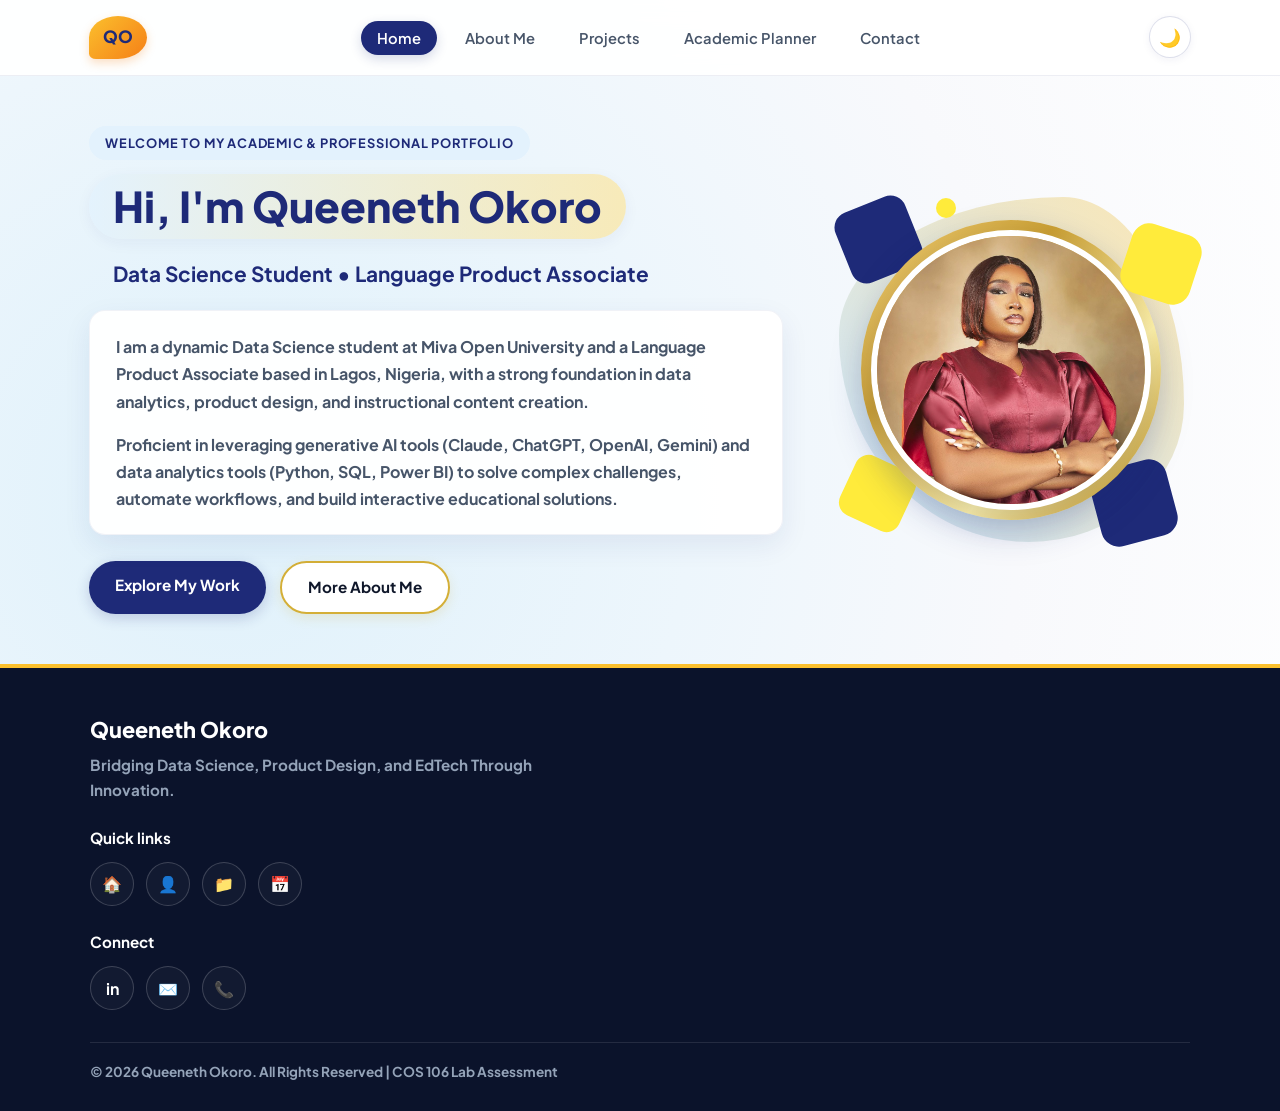
<file: index.html>
<!DOCTYPE html>
<html lang="en">
<head>
    <meta charset="UTF-8">
    <meta name="viewport" content="width=device-width, initial-scale=1.0">
    <title>Queeneth Okoro | Portfolio</title>
    <link rel="stylesheet" href="style.css">
    <link rel="stylesheet" href="style.css">
    <script>
        if (localStorage.getItem("queeneth_theme") === "dark") {
            document.documentElement.classList.add("dark-mode-html");
            document.write('<style>body{background:#0b1120!important;color:#f1f5f9!important;}</style>');
        }
    </script>
</head>
</head>
<body class="home-bg">

    <!-- 1. NAVIGATION MENU -->
    <header>
        <nav class="navbar">
            <div class="logo">
                <span class="logo-badge">QO</span>
                <span class="logo-text">Queeneth<span class="gold-dot">.</span></span>
            </div>
            <ul class="nav-links">
                <li><a href="index.html" class="active">Home</a></li>
                <li><a href="about.html">About Me</a></li>
                <li><a href="projects.html">Projects</a></li>
                <li><a href="planner.html">Academic Planner</a></li>
                <li><a href="contact.html">Contact</a></li>
            </ul>
        </nav>
    </header>

    <!-- MAIN HOMEPAGE SECTION (Matches Sample UI) -->
    <main class="hero-section">
        <div class="hero-text">
            <!-- 2. WELCOME MESSAGE -->
            <span class="role-tag">Welcome to My Academic &amp; Professional Portfolio</span>
            
            <!-- 3. STUDENT NAME (With Soft Gold Pill Highlight) -->
            <h1 class="hero-name-pill">Hi, I'm Queeneth Okoro</h1>
          <h3 class="hero-subtitle">Data Science Student &bull; Language Product Associate</h3>
            
            <!-- 4. BRIEF BIOGRAPHY (Inside Floating White Card) -->
            <div class="hero-bio-card">
                <p>
                    <strong>I am a dynamic Data Science student at Miva Open University and a Language Product Associate based in Lagos, Nigeria, with a strong foundation in data analytics, product design, and instructional content creation.
                </p>
                <p style="margin-bottom: 0;">
                    Proficient in leveraging generative AI tools (Claude, ChatGPT, OpenAI, Gemini) and data analytics tools (Python, SQL, Power BI) to solve complex challenges, automate workflows, and build interactive educational solutions.
                </p>
            </div>

            <div class="hero-buttons">
                <a href="projects.html" class="btn">Explore My Work</a>
                <a href="about.html" class="btn-outline-gold">More About Me</a>
            </div>
        </div>

        <!-- 5. STUDENT PHOTOGRAPH (With Animated Wave + Geometric Shapes + Gold Double Frame) -->
        <div class="hero-image">
            <div class="portrait-wrapper">
                <span class="geo-shape shape-indigo-top"></span>
                <span class="geo-shape shape-gold-right"></span>
                <span class="geo-shape shape-gold-bottom"></span>
                <span class="geo-shape shape-indigo-bottom"></span>
                <span class="geo-dot"></span>
                <div class="gold-ring-frame">
                    <img src="Profile 1.png" alt="Photograph of Queeneth Okoro" onerror="this.src='https://placehold.co/400x400/e3f2fd/1e2a78?text=Queeneth+Okoro'">
                </div>
            </div>
        </div>
    </main>

    <!-- FOOTER -->
    <footer>
        <p>&copy; 2026 Queeneth Okoro | COS 106 Lab Assessment - Miva Open University</p>
    </footer>

    <script src="script.js"></script>
</body>
</html>
</file>
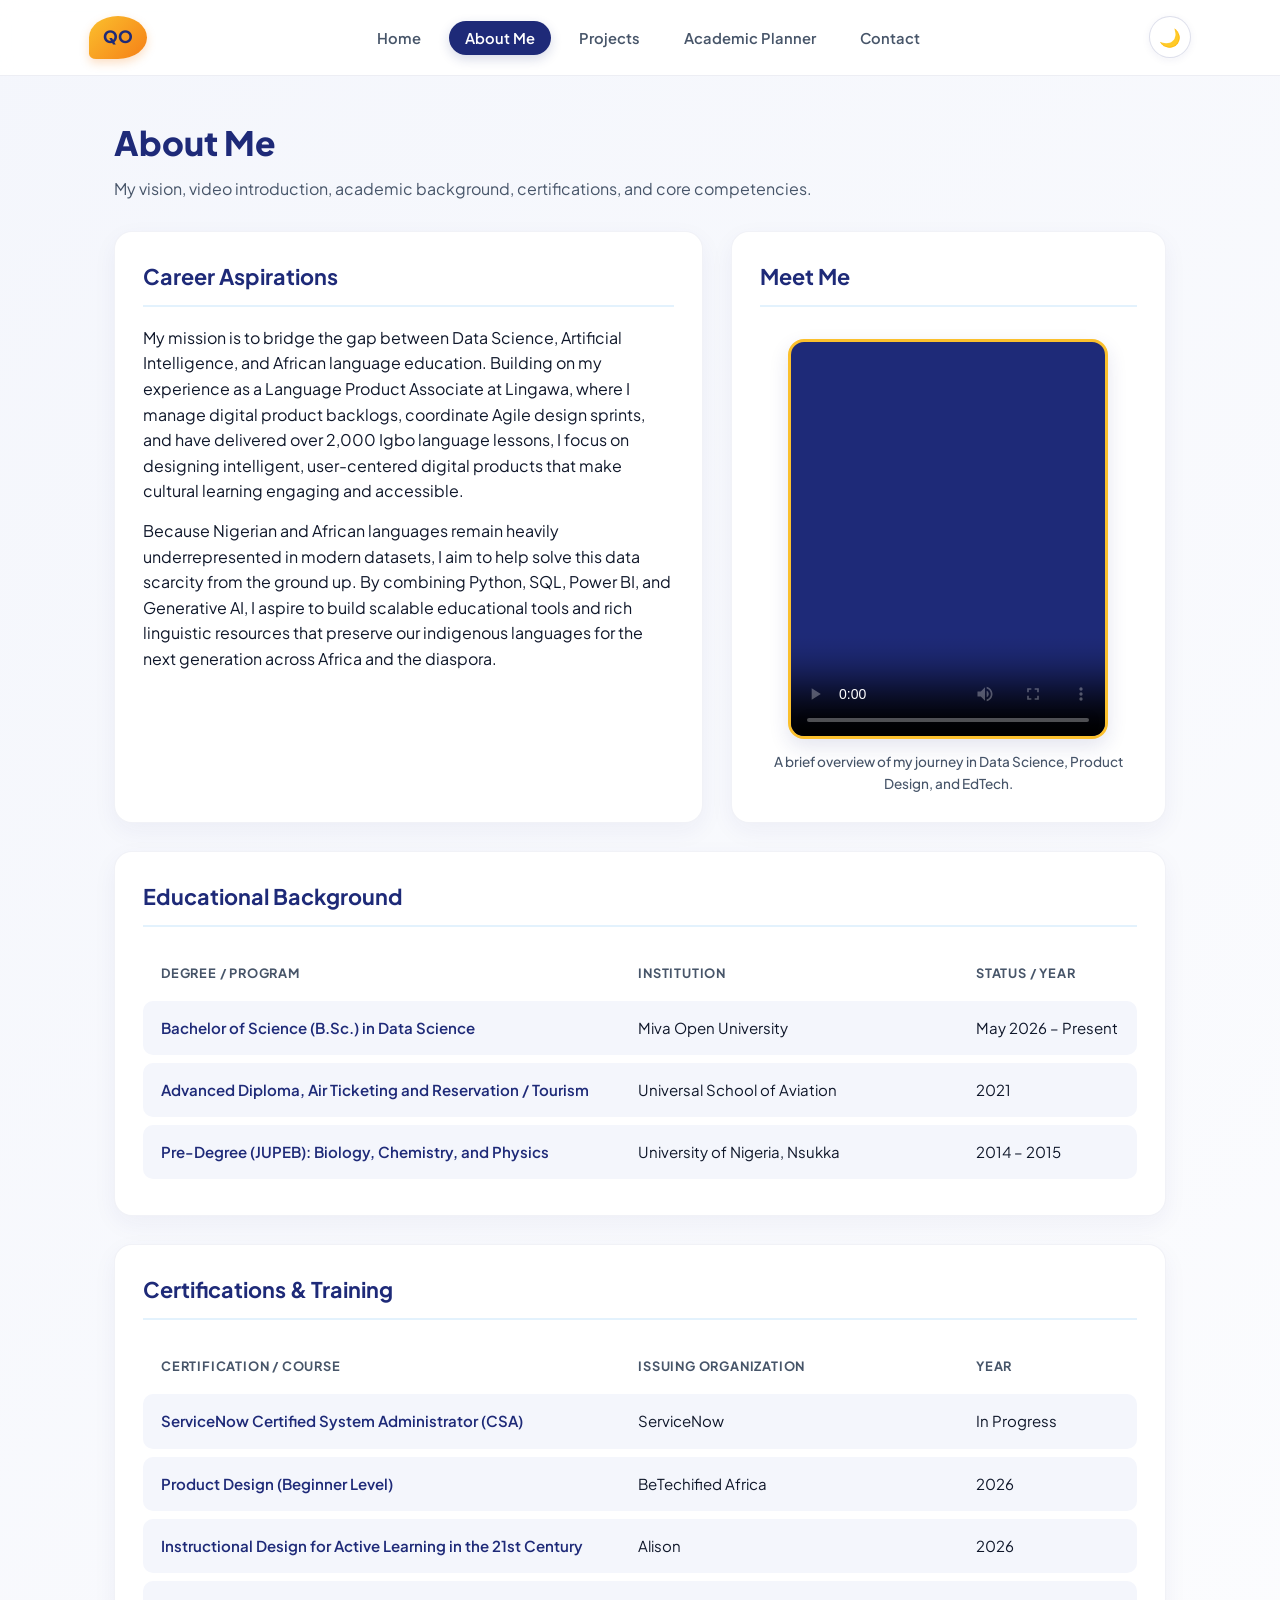
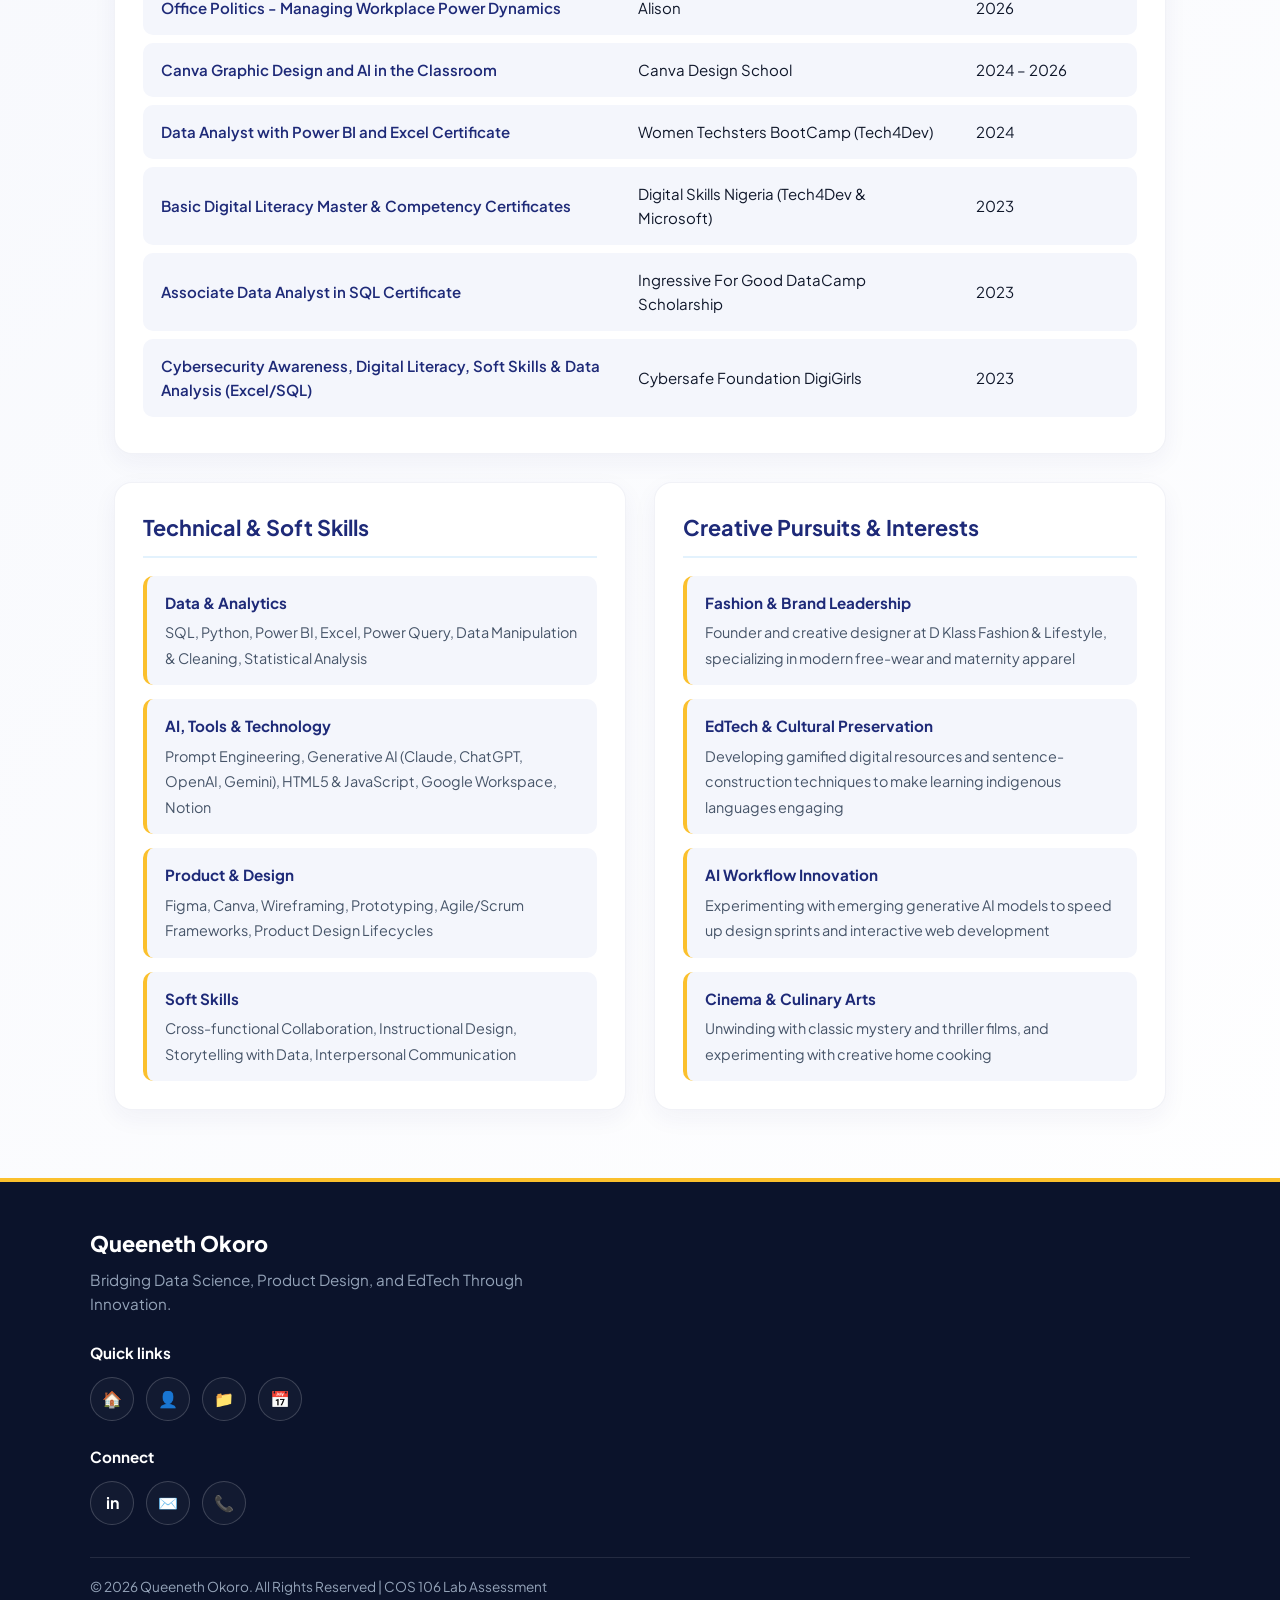
<file: about.html>
<!DOCTYPE html>
<html lang="en">
<head>
    <meta charset="UTF-8">
    <meta name="viewport" content="width=device-width, initial-scale=1.0">
    <title>About Me | Queeneth Okoro</title>
    <link rel="stylesheet" href="style.css">
    <link rel="stylesheet" href="style.css">
    <script>
        if (localStorage.getItem("queeneth_theme") === "dark") {
            document.documentElement.classList.add("dark-mode-html");
            document.write('<style>body{background:#0b1120!important;color:#f1f5f9!important;}</style>');
        }
    </script>
</head>
</head>
<body>

    <!-- NAVIGATION MENU -->
    <header>
        <nav class="navbar">
            <div class="logo">
                <span class="logo-badge">QO</span>
                <span class="logo-text">Queeneth<span class="gold-dot">.</span></span>
            </div>
            <ul class="nav-links">
                <li><a href="index.html">Home</a></li>
                <li><a href="about.html" class="active">About Me</a></li>
                <li><a href="projects.html">Projects</a></li>
                <li><a href="planner.html">Academic Planner</a></li>
                <li><a href="contact.html">Contact</a></li>
            </ul>
        </nav>
    </header>

    <!-- ABOUT ME CONTENT -->
    <main class="page-container">
        <h1>About Me</h1>
        <p class="subtitle">My vision, video introduction, academic background, certifications, and core competencies.</p>

        <!-- 1. Career Aspirations & Video Introduction (Side-by-Side) -->
        <div class="about-top-grid">
            <section class="content-card" style="margin-bottom: 0;">
                <h2>Career Aspirations</h2>
                <p style="margin-bottom: 14px;">
    My mission is to bridge the gap between Data Science, Artificial Intelligence, and African language education. Building on my experience as a Language Product Associate at Lingawa, where I manage digital product backlogs, coordinate Agile design sprints, and have delivered over 2,000 Igbo language lessons, I focus on designing intelligent, user-centered digital products that make cultural learning engaging and accessible.
</p>
<p>
    Because Nigerian and African languages remain heavily underrepresented in modern datasets, I aim to help solve this data scarcity from the ground up. By combining Python, SQL, Power BI, and Generative AI, I aspire to build scalable educational tools and rich linguistic resources that preserve our indigenous languages for the next generation across Africa and the diaspora.
</p>
            </section>

            <!-- Multimedia Requirement: Professional Video Placeholder -->
            <section class="content-card video-card" style="margin-bottom: 0;">
                <h2>Meet Me</h2>
                <div class="video-wrapper">
                    <video controls preload="metadata" poster="https://placehold.co/640x800/1e2a78/fbc02d?text=Watch+My+Professional+Intro">
                        <source src="intro-video.mp4" type="video/mp4">
                        Your browser does not support the HTML5 video tag.
                    </video>
                </div>
                <p class="video-caption">A brief overview of my journey in Data Science, Product Design, and EdTech.</p>
            </section>
        </div>

        <!-- 2. Educational Background -->
        <section class="content-card" style="margin-top: 28px;">
            <h2>Educational Background</h2>
            <table class="info-table">
                <thead>
                    <tr>
                        <th>Degree / Program</th>
                        <th>Institution</th>
                        <th>Status / Year</th>
                    </tr>
                </thead>
                <tbody>
                    <tr>
                        <td>Bachelor of Science (B.Sc.) in Data Science</td>
                        <td>Miva Open University</td>
                        <td>May 2026 – Present</td>
                    </tr>
                    <tr>
                        <td>Advanced Diploma, Air Ticketing and Reservation / Tourism</td>
                        <td>Universal School of Aviation</td>
                        <td>2021</td>
                    </tr>
                    <tr>
                        <td>Pre-Degree (JUPEB): Biology, Chemistry, and Physics</td>
                        <td>University of Nigeria, Nsukka</td>
                        <td>2014 – 2015</td>
                    </tr>
                </tbody>
            </table>
        </section>

        <!-- 3. Certifications & Professional Training -->
        <section class="content-card">
            <h2>Certifications &amp; Training</h2>
            <table class="info-table">
                <thead>
                    <tr>
                        <th>Certification / Course</th>
                        <th>Issuing Organization</th>
                        <th>Year</th>
                    </tr>
                </thead>
                <tbody>
                    <tr>
                        <td>ServiceNow Certified System Administrator (CSA)</td>
                        <td>ServiceNow</td>
                        <td>In Progress</td>
                    </tr>
                    <tr>
                        <td>Product Design (Beginner Level)</td>
                        <td>BeTechified Africa</td>
                        <td>2026</td>
                    </tr>
                    <tr>
                        <td>Instructional Design for Active Learning in the 21st Century</td>
                        <td>Alison</td>
                        <td>2026</td>
                    </tr>
                    <tr>
                        <td>Office Politics - Managing Workplace Power Dynamics</td>
                        <td>Alison</td>
                        <td>2026</td>
                    </tr>
                    <tr>
                        <td>Canva Graphic Design and AI in the Classroom</td>
                        <td>Canva Design School</td>
                        <td>2024 – 2026</td>
                    </tr>
                    <tr>
                        <td>Data Analyst with Power BI and Excel Certificate</td>
                        <td>Women Techsters BootCamp (Tech4Dev)</td>
                        <td>2024</td>
                    </tr>
                    <tr>
                        <td>Basic Digital Literacy Master &amp; Competency Certificates</td>
                        <td>Digital Skills Nigeria (Tech4Dev &amp; Microsoft)</td>
                        <td>2023</td>
                    </tr>
                    <tr>
                        <td>Associate Data Analyst in SQL Certificate</td>
                        <td>Ingressive For Good DataCamp Scholarship</td>
                        <td>2023</td>
                    </tr>
                    <tr>
                        <td>Cybersecurity Awareness, Digital Literacy, Soft Skills &amp; Data Analysis (Excel/SQL)</td>
                        <td>Cybersafe Foundation DigiGirls</td>
                        <td>2023</td>
                    </tr>
                </tbody>
            </table>
        </section>

        <!-- 4. Technical Skills & 5. Interests -->
        <div class="two-columns">
            <section class="content-card">
                <h2>Technical &amp; Soft Skills</h2>
                <ul class="clean-block-list">
                    <li>
                        <strong>Data &amp; Analytics</strong>
                        <span>SQL, Python, Power BI, Excel, Power Query, Data Manipulation &amp; Cleaning, Statistical Analysis</span>
                    </li>
                    <li>
                        <strong>AI, Tools &amp; Technology</strong>
                        <span>Prompt Engineering, Generative AI (Claude, ChatGPT, OpenAI, Gemini), HTML5 &amp; JavaScript, Google Workspace, Notion</span>
                    </li>
                    <li>
                        <strong>Product &amp; Design</strong>
                        <span>Figma, Canva, Wireframing, Prototyping, Agile/Scrum Frameworks, Product Design Lifecycles</span>
                    </li>
                    <li>
                        <strong>Soft Skills</strong>
                        <span>Cross-functional Collaboration, Instructional Design, Storytelling with Data, Interpersonal Communication</span>
                    </li>
                </ul>
            </section>

            <section class="content-card">
                <h2>Creative Pursuits &amp; Interests</h2>
                <ul class="clean-block-list">
                    <li>
                        <strong>Fashion &amp; Brand Leadership</strong>
                        <span>Founder and creative designer at D Klass Fashion &amp; Lifestyle, specializing in modern free-wear and maternity apparel</span>
                    </li>
                    <li>
                        <strong>EdTech &amp; Cultural Preservation</strong>
                        <span>Developing gamified digital resources and sentence-construction techniques to make learning indigenous languages engaging</span>
                    </li>
                    <li>
                        <strong>AI Workflow Innovation</strong>
                        <span>Experimenting with emerging generative AI models to speed up design sprints and interactive web development</span>
                    </li>
                    <li>
                        <strong>Cinema &amp; Culinary Arts</strong>
                        <span>Unwinding with classic mystery and thriller films, and experimenting with creative home cooking</span>
                    </li>
                </ul>
            </section>
        </div>

    </main>

    <!-- FOOTER -->
    <footer>
        <p>&copy; 2026 Queeneth Okoro | COS 106 Lab Assessment - Miva Open University</p>
    </footer>

    <script src="script.js"></script>
</body>
</html>
</file>
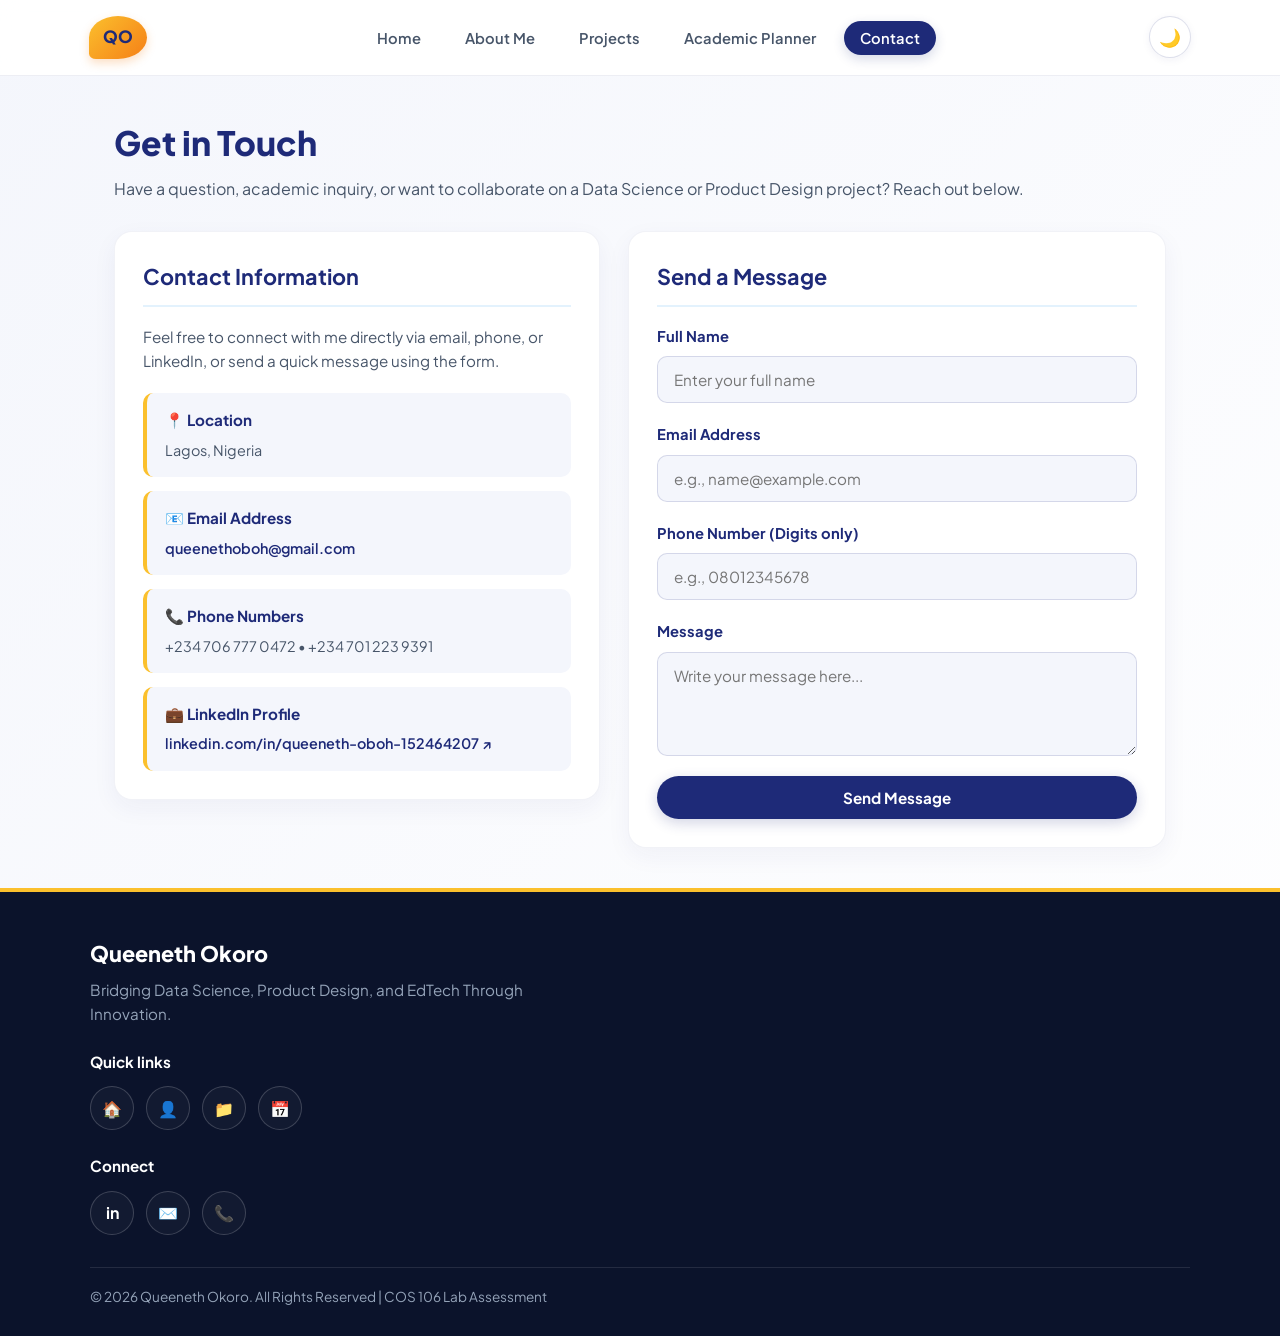
<file: contact.html>
<!DOCTYPE html>
<html lang="en">
<head>
    <meta charset="UTF-8">
    <meta name="viewport" content="width=device-width, initial-scale=1.0">
    <title>Contact | Queeneth Okoro</title>
    <link rel="stylesheet" href="style.css">
    <link rel="stylesheet" href="style.css">
    <script>
        if (localStorage.getItem("queeneth_theme") === "dark") {
            document.documentElement.classList.add("dark-mode-html");
            document.write('<style>body{background:#0b1120!important;color:#f1f5f9!important;}</style>');
        }
    </script>
</head>
</head>
<body>

    <!-- NAVIGATION MENU -->
    <header>
        <nav class="navbar">
            <div class="logo">
                <span class="logo-badge">QO</span>
                <span class="logo-text">Queeneth<span class="gold-dot">.</span></span>
            </div>
            <ul class="nav-links">
                <li><a href="index.html">Home</a></li>
                <li><a href="about.html">About Me</a></li>
                <li><a href="projects.html">Projects</a></li>
                <li><a href="planner.html">Academic Planner</a></li>
                <li><a href="contact.html" class="active">Contact</a></li>
            </ul>
        </nav>
    </header>

    <!-- CONTACT CONTENT -->
    <main class="page-container">
        <h1>Get in Touch</h1>
        <p class="subtitle">Have a question, academic inquiry, or want to collaborate on a Data Science or Product Design project? Reach out below.</p>

        <div class="contact-grid">
            
            <!-- Left Column: Direct CV Contact Info -->
            <section class="content-card contact-info-card" style="margin-bottom: 0;">
                <h2>Contact Information</h2>
                <p class="contact-intro">
                    Feel free to connect with me directly via email, phone, or LinkedIn, or send a quick message using the form.
                </p>

                <ul class="clean-block-list">
                    <li>
                        <strong>📍 Location</strong>
                        <span>Lagos, Nigeria</span>
                    </li>
                    <li>
                        <strong>📧 Email Address</strong>
                        <span><a href="mailto:queenethoboh@gmail.com" class="contact-link">queenethoboh@gmail.com</a></span>
                    </li>
                    <li>
                        <strong>📞 Phone Numbers</strong>
                        <span>+234 706 777 0472 &bull; +234 701 223 9391</span>
                    </li>
                    <li>
                        <strong>💼 LinkedIn Profile</strong>
                        <span>
                            <a href="https://www.linkedin.com/in/queeneth-oboh-152464207/" target="_blank" class="contact-link">
                                linkedin.com/in/queeneth-oboh-152464207 ↗
                            </a>
                        </span>
                    </li>
                </ul>
            </section>

            <!-- Right Column: Validated Contact Form (COS 106 Requirement) -->
            <section class="content-card" style="margin-bottom: 0;">
                <h2>Send a Message</h2>
                <form id="contactForm" novalidate>
                    <div class="form-group">
                        <label for="fullName">Full Name</label>
                        <input type="text" id="fullName" placeholder="Enter your full name">
                    </div>

                    <div class="form-group">
                        <label for="email">Email Address</label>
                        <input type="email" id="email" placeholder="e.g., name@example.com">
                    </div>

                    <div class="form-group">
                        <label for="phone">Phone Number (Digits only)</label>
                        <input type="text" id="phone" placeholder="e.g., 08012345678">
                    </div>

                    <div class="form-group">
                        <label for="message">Message</label>
                        <textarea id="message" rows="4" placeholder="Write your message here..."></textarea>
                    </div>

                    <button type="submit" class="btn" style="width: 100%;">Send Message</button>
                    <div id="formFeedback" class="feedback-msg"></div>
                </form>
            </section>

        </div>
    </main>

    <!-- FOOTER -->
    <footer>
        <p>&copy; 2026 Queeneth Okoro | COS 106 Lab Assessment - Miva Open University</p>
    </footer>

    <script src="script.js"></script>
</body>
</html>
</file>
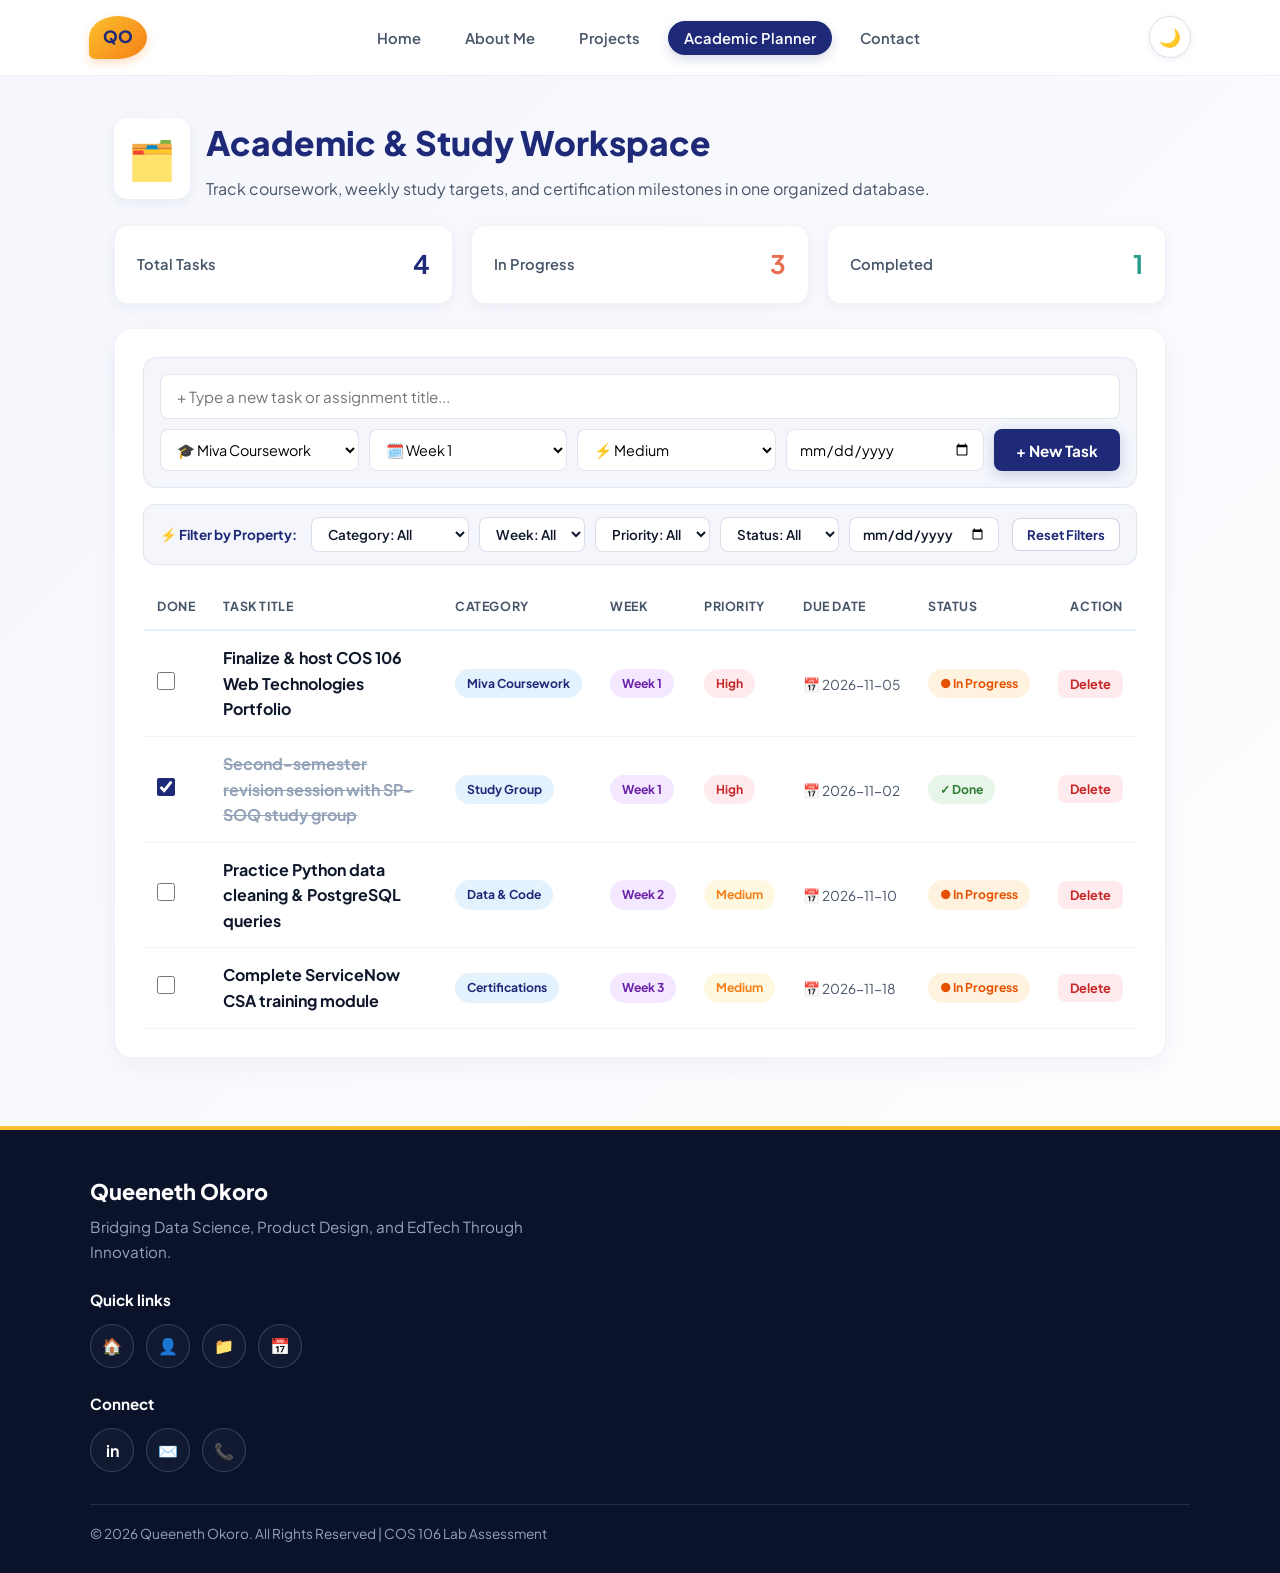
<file: planner.html>
<!DOCTYPE html>
<html lang="en">
<head>
    <meta charset="UTF-8">
    <meta name="viewport" content="width=device-width, initial-scale=1.0">
    <title>Academic Workspace | Queeneth Okoro</title>
    <link rel="stylesheet" href="style.css">
    <link rel="stylesheet" href="style.css">
    <script>
        if (localStorage.getItem("queeneth_theme") === "dark") {
            document.documentElement.classList.add("dark-mode-html");
            document.write('<style>body{background:#0b1120!important;color:#f1f5f9!important;}</style>');
        }
    </script>
</head>
</head>
<body>

    <!-- NAVIGATION MENU -->
    <header>
        <nav class="navbar">
            <div class="logo">
                <span class="logo-badge">QO</span>
                <span class="logo-text">Queeneth.</span>
            </div>
            <ul class="nav-links">
                <li><a href="index.html">Home</a></li>
                <li><a href="about.html">About Me</a></li>
                <li><a href="projects.html">Projects</a></li>
                <li><a href="planner.html" class="active">Academic Planner</a></li>
                <li><a href="contact.html">Contact</a></li>
            </ul>
        </nav>
    </header>

    <!-- NOTION-STYLE ACADEMIC WORKSPACE -->
    <main class="page-container">
        <div class="notion-header">
            <span class="notion-icon">🗂️</span>
            <div>
                <h1>Academic &amp; Study Workspace</h1>
                <p class="subtitle" style="margin-bottom: 0;">Track coursework, weekly study targets, and certification milestones in one organized database.</p>
            </div>
        </div>

        <!-- Quick Stats Bar -->
        <div class="notion-stats">
            <div class="stat-box">
                <span class="stat-label">Total Tasks</span>
                <strong id="totalCount">0</strong>
            </div>
            <div class="stat-box">
                <span class="stat-label">In Progress</span>
                <strong id="pendingCount" style="color: #e76f51;">0</strong>
            </div>
            <div class="stat-box">
                <span class="stat-label">Completed</span>
                <strong id="completedCount" style="color: #2a9d8f;">0</strong>
            </div>
        </div>

        <!-- Database Container -->
        <section class="content-card notion-board">
            
            <!-- 1. Add New Task Bar (With Week Property!) -->
            <div class="notion-creator">
                <input type="text" id="taskInput" placeholder="+ Type a new task or assignment title...">
                
                <select id="taskCategory">
                    <option value="Miva Coursework">🎓 Miva Coursework</option>
                    <option value="Study Group">🤝 Study Group</option>
                    <option value="Data & Code">💻 Data &amp; Code</option>
                    <option value="Certifications">📜 Certifications</option>
                </select>

                <select id="taskWeek">
                    <option value="Week 1">🗓️ Week 1</option>
                    <option value="Week 2">🗓️ Week 2</option>
                    <option value="Week 3">🗓️ Week 3</option>
                    <option value="Week 4">🗓️ Week 4</option>
                    <option value="Week 5">🗓️ Week 5</option>
                    <option value="Week 6">🗓️ Week 6</option>
                    <option value="Week 7">🗓️ Week 7</option>
                    <option value="Week 8">🗓️ Week 8</option>
                    <option value="Week 9">🗓️ Week 9</option>
                    <option value="Week 10">🗓️ Week 10</option>
                    <option value="Week 11">🗓️ Week 11</option>
                    <option value="Week 12">🗓️ Week 12</option>
                </select>

                <select id="taskPriority">
                    <option value="High">🔥 High Priority</option>
                    <option value="Medium" selected>⚡ Medium</option>
                    <option value="Low">🌱 Low</option>
                </select>

                <input type="date" id="taskDate">

                <button id="addTaskBtn" class="btn">+ New Task</button>
            </div>

            <!-- 2. Notion Property Filter Bar (Filter by Category, Week, Priority, Due Date, Status) -->
            <div class="notion-filter-bar">
                <span class="filter-title">⚡ Filter by Property:</span>

                <select id="filterCategory" onchange="applyNotionFilters()">
                    <option value="all">Category: All</option>
                    <option value="Miva Coursework">Miva Coursework</option>
                    <option value="Study Group">Study Group</option>
                    <option value="Data & Code">Data &amp; Code</option>
                    <option value="Certifications">Certifications</option>
                </select>

                <select id="filterWeek" onchange="applyNotionFilters()">
                    <option value="all">Week: All</option>
                    <option value="Week 1">Week 1</option>
                    <option value="Week 2">Week 2</option>
                    <option value="Week 3">Week 3</option>
                    <option value="Week 4">Week 4</option>
                    <option value="Week 5">Week 5</option>
                    <option value="Week 6">Week 6</option>
                    <option value="Week 7">Week 7</option>
                    <option value="Week 8">Week 8</option>
                    <option value="Week 9">Week 9</option>
                    <option value="Week 10">Week 10</option>
                    <option value="Week 11">Week 11</option>
                    <option value="Week 12">Week 12</option>
                </select>

                <select id="filterPriority" onchange="applyNotionFilters()">
                    <option value="all">Priority: All</option>
                    <option value="High">High</option>
                    <option value="Medium">Medium</option>
                    <option value="Low">Low</option>
                </select>

                <select id="filterStatus" onchange="applyNotionFilters()">
                    <option value="all">Status: All</option>
                    <option value="pending">In Progress</option>
                    <option value="completed">Done</option>
                </select>

                <input type="date" id="filterDate" onchange="applyNotionFilters()" title="Filter by Due Date">

                <button class="reset-filter-btn" onclick="resetNotionFilters()">Reset Filters</button>
            </div>

            <!-- 3. Notion Database Table -->
            <div class="notion-table-wrapper">
                <table class="notion-table">
                    <thead>
                        <tr>
                            <th style="width: 45px;">Done</th>
                            <th>Task Title</th>
                            <th>Category</th>
                            <th>Week</th>
                            <th>Priority</th>
                            <th>Due Date</th>
                            <th>Status</th>
                            <th style="text-align: right;">Action</th>
                        </tr>
                    </thead>
                    <tbody id="taskList">
                        <!-- JavaScript dynamically inserts Notion rows here -->
                    </tbody>
                </table>
            </div>

        </section>
    </main>

    <!-- FOOTER -->
    <footer>
        <p>&copy; 2026 Queeneth Okoro | COS 106 Term Project - Miva Open University</p>
    </footer>

    <script src="script.js"></script>
</body>
</html>
</file>
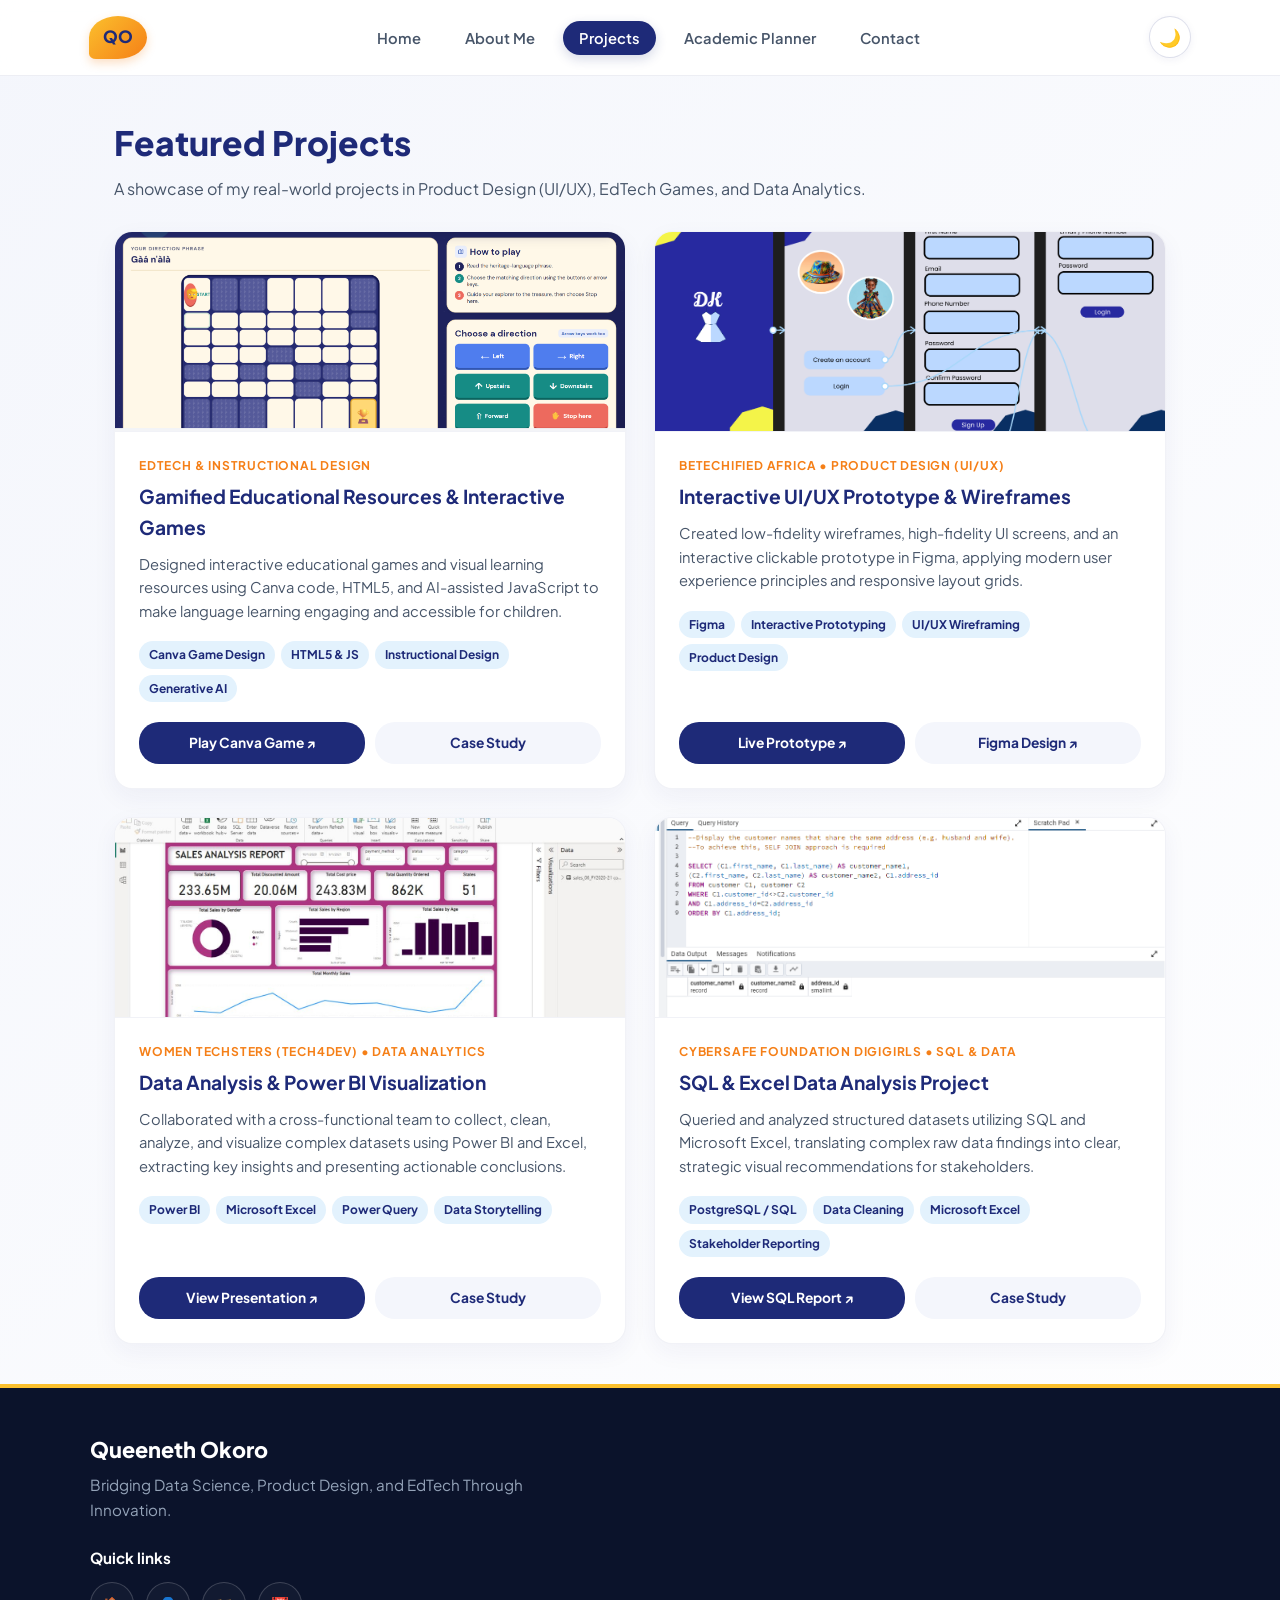
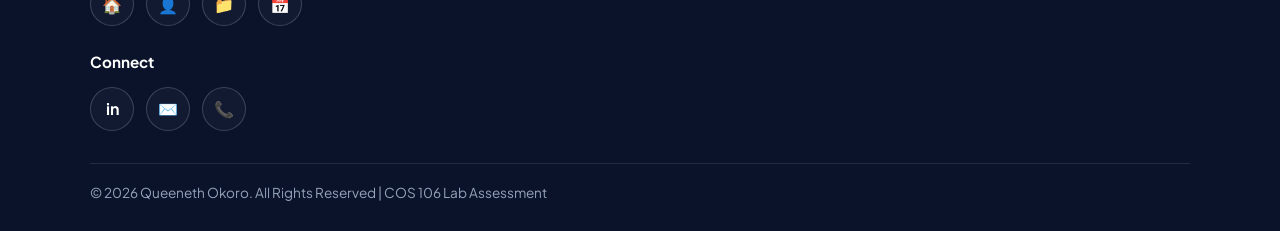
<file: projects.html>
<!DOCTYPE html>
<html lang="en">
<head>
    <meta charset="UTF-8">
    <meta name="viewport" content="width=device-width, initial-scale=1.0">
    <title>Projects | Queeneth Okoro</title>
    <link rel="stylesheet" href="style.css">
    <link rel="stylesheet" href="style.css">
    <script>
        if (localStorage.getItem("queeneth_theme") === "dark") {
            document.documentElement.classList.add("dark-mode-html");
            document.write('<style>body{background:#0b1120!important;color:#f1f5f9!important;}</style>');
        }
    </script>
</head>
</head>
<body>

    <!-- NAVIGATION MENU -->
    <header>
       <nav class="navbar">
            <div class="logo">
                <span class="logo-badge">QO</span>
                <span class="logo-text">Queeneth.</span>
            </div>
            <ul class="nav-links">
                <li><a href="index.html">Home</a></li>
                <li><a href="about.html">About Me</a></li>
                <li><a href="projects.html" class="active">Projects</a></li>
                <li><a href="planner.html">Academic Planner</a></li>
                <li><a href="contact.html">Contact</a></li>
            </ul>
        </nav>
    </header>

    <!-- PROJECTS CONTENT -->
    <main class="page-container">
        <h1>Featured Projects</h1>
        <p class="subtitle">A showcase of my real-world projects in Product Design (UI/UX), EdTech Games, and Data Analytics.</p>

        <!-- 4 Projects Grid (2x2 Layout) -->
        <div class="projects-grid">
            
            <!-- Project 1: Gamified Educational Resources -->
            <div class="project-card">
                <img src="Project 1.png" alt="Gamified Educational Resources" onerror="this.src='https://placehold.co/600x340/0b2545/f4a261?text=Gamified+EdTech+Games'">
                <div class="project-info">
                    <span class="project-org">EdTech &amp; Instructional Design</span>
                    <h3>Gamified Educational Resources &amp; Interactive Games</h3>
                    <p>
                        Designed interactive educational games and visual learning resources using Canva code, HTML5, and AI-assisted JavaScript to make language learning engaging and accessible for children.
                    </p>
                    <div class="tech-tags">
                        <span>Canva Game Design</span>
                        <span>HTML5 &amp; JS</span>
                        <span>Instructional Design</span>
                        <span>Generative AI</span>
                    </div>
                    <div class="project-links">
                        <a href="https://canva.link/3jfwad4vtefubxp" target="_blank" class="btn-small">Play Canva Game ↗</a>
                        <button class="btn-small btn-secondary" onclick="openProjectModal(0)">Case Study</button>
                    </div>
                </div>
            </div>

            <!-- Project 2: BeTechified Product Design (Figma) -->
            <div class="project-card">
                <img src="Project 2.png" alt="UI/UX Product Design in Figma" onerror="this.src='https://placehold.co/600x340/2a9d8f/ffffff?text=Figma+UI%2FUX+Prototype'">
                <div class="project-info">
                    <span class="project-org">BeTechified Africa &bull; Product Design (UI/UX)</span>
                    <h3>Interactive UI/UX Prototype &amp; Wireframes</h3>
                    <p>
                        Created low-fidelity wireframes, high-fidelity UI screens, and an interactive clickable prototype in Figma, applying modern user experience principles and responsive layout grids.
                    </p>
                    <div class="tech-tags">
                        <span>Figma</span>
                        <span>Interactive Prototyping</span>
                        <span>UI/UX Wireframing</span>
                        <span>Product Design</span>
                    </div>
                    <div class="project-links">
                        <a href="https://www.figma.com/proto/gv4tOBnEXwZHIQ2a8olAdE/Assignments-Be-Techified?node-id=114-3&t=vxsvnvnrMA4q3Xog-1&scaling=scale-down&content-scaling=fixed&page-id=112%3A2&starting-point-node-id=114%3A64" target="_blank" class="btn-small">Live Prototype ↗</a>
                        <a href="https://www.figma.com/design/gv4tOBnEXwZHIQ2a8olAdE/Assignments-Be-Techified?node-id=22-2&t=6tN4aPrLyvy2fuEj-1" target="_blank" class="btn-small btn-secondary">Figma Design ↗</a>
                    </div>
                </div>
            </div>

            <!-- Project 3: Power BI Group Data Analysis -->
            <div class="project-card">
                <img src="Project 3.png.jpeg" alt="Power BI Data Analysis Project" onerror="this.src='https://placehold.co/600x340/e76f51/ffffff?text=Power+BI+Analytics+Dashboard'">
                <div class="project-info">
                    <span class="project-org">Women Techsters (Tech4Dev) &bull; Data Analytics</span>
                    <h3>Data Analysis &amp; Power BI Visualization</h3>
                    <p>
                        Collaborated with a cross-functional team to collect, clean, analyze, and visualize complex datasets using Power BI and Excel, extracting key insights and presenting actionable conclusions.
                    </p>
                    <div class="tech-tags">
                        <span>Power BI</span>
                        <span>Microsoft Excel</span>
                        <span>Power Query</span>
                        <span>Data Storytelling</span>
                    </div>
                    <div class="project-links">
                        <a href="https://canva.link/b8vp3eclk7axqhc" target="_blank" class="btn-small">View Presentation ↗</a>
                        <button class="btn-small btn-secondary" onclick="openProjectModal(2)">Case Study</button>
                    </div>
                </div>
            </div>

            <!-- Project 4: SQL & Excel Data Analysis -->
            <div class="project-card">
                <img src="Project 4.png" alt="SQL Data Analysis Project" onerror="this.src='https://placehold.co/600x340/1d3557/f4a261?text=SQL+%26+Database+Analysis'">
                <div class="project-info">
                    <span class="project-org">Cybersafe Foundation DigiGirls &bull; SQL &amp; Data</span>
                    <h3>SQL &amp; Excel Data Analysis Project</h3>
                    <p>
                        Queried and analyzed structured datasets utilizing SQL and Microsoft Excel, translating complex raw data findings into clear, strategic visual recommendations for stakeholders.
                    </p>
                    <div class="tech-tags">
                        <span>PostgreSQL / SQL</span>
                        <span>Data Cleaning</span>
                        <span>Microsoft Excel</span>
                        <span>Stakeholder Reporting</span>
                    </div>
                    <div class="project-links">
                        <a href="https://canva.link/0glrosi43ypmbqf" target="_blank" class="btn-small">View SQL Report ↗</a>
                        <button class="btn-small btn-secondary" onclick="openProjectModal(3)">Case Study</button>
                    </div>
                </div>
            </div>

        </div>
    </main>

    <!-- POPUP MODAL FOR CASE STUDIES -->
    <div id="projectModal" class="modal-overlay">
        <div class="modal-box">
            <span class="close-modal" onclick="closeProjectModal()">&times;</span>
            <span id="modalOrg" class="project-org"></span>
            <h2 id="modalTitle">Project Title</h2>
            <p id="modalDesc" style="margin: 15px 0; line-height: 1.7;"></p>
            <div class="modal-highlight">
                <strong>Key Impact &amp; Deliverable:</strong>
                <p id="modalImpact"></p>
            </div>
            <button class="btn" onclick="closeProjectModal()" style="margin-top: 15px;">Close Preview</button>
        </div>
    </div>

    <!-- FOOTER -->
    <footer>
        <p>&copy; 2026 Queeneth Okoro | COS 106 Lab Assessment - Miva Open University</p>
    </footer>

    <script src="script.js"></script>
</body>
</html>
</file>
<file: style.css>
/* =========================================================
   SOPHISTICATED FEMININE UI SYSTEM (Complete & Aligned)
   Colors: Royal Indigo, Soft Powder Blue, Elegant Gold, Cream
   ========================================================= */

@import url('https://fonts.googleapis.com/css2?family=Plus+Jakarta+Sans:wght@400;500;600;700;800&display=swap');

* {
    margin: 0;
    padding: 0;
    box-sizing: border-box;
    font-family: 'Plus Jakarta Sans', sans-serif;
}

:root {
    --royal-indigo: #1e2a78;
    --indigo-hover: #141c54;
    --powder-blue: #e3f2fd;
    --soft-cream: #f4f6fc;
    --gold: #fbc02d;
    --gold-hover: #f57f17;
    --dark-neutral: #0f172a;
    --medium-neutral: #475569;
    --card-bg: #ffffff;
    --gold-gradient: linear-gradient(135deg, #fbc02d, #f57f17);
}

body {
    background: linear-gradient(135deg, var(--soft-cream) 0%, #ffffff 100%);
    color: var(--dark-neutral);
    line-height: 1.6;
    overflow-x: hidden;
    min-height: 100vh;
    display: flex;
    flex-direction: column;
}

/* =========================================================
   1. NAVIGATION BAR & LOGO
   ========================================================= */
header {
    background: rgba(255, 255, 255, 0.92);
    backdrop-filter: blur(12px);
    border-bottom: 1px solid rgba(30, 42, 120, 0.08);
    position: sticky;
    top: 0;
    z-index: 100;
}

.navbar {
    display: flex;
    justify-content: space-between;
    align-items: center;
    max-width: 1150px;
    margin: 0 auto;
    padding: 16px 24px;
}

.logo {
    display: flex;
    align-items: center;
    gap: 10px;
    color: var(--royal-indigo);
    font-size: 1.4rem;
    font-weight: 800;
    text-decoration: none;
}

.logo-badge {
    background: var(--gold-gradient);
    color: var(--royal-indigo);
    font-size: 0.9rem;
    font-weight: 800;
    padding: 6px 11px;
    border-radius: 50% 50% 50% 12%;
    box-shadow: 0 4px 10px rgba(245, 127, 23, 0.25);
    display: inline-block;
}

.logo-text {
    font-size: 1.4rem;
    font-weight: 800;
    color: var(--royal-indigo);
}

.nav-links {
    display: flex;
    list-style: none;
    gap: 12px;
    flex-wrap: wrap;
}

.nav-links a {
    color: var(--medium-neutral);
    text-decoration: none;
    font-weight: 600;
    font-size: 0.92rem;
    padding: 8px 16px;
    border-radius: 20px;
    transition: all 0.25s ease;
}

.nav-links a:hover {
    background-color: var(--powder-blue);
    color: var(--royal-indigo);
}

.nav-links a.active {
    background: var(--royal-indigo);
    color: white;
    box-shadow: 0 4px 12px rgba(30, 42, 120, 0.18);
}

/* =========================================================
   2. HOMEPAGE HERO SECTION
   ========================================================= */
.hero-section {
    display: flex;
    align-items: center;
    justify-content: space-between;
    max-width: 1150px;
    margin: 50px auto;
    padding: 0 24px;
    gap: 48px;
}

.hero-text {
    flex: 1.2;
}

.role-tag {
    display: inline-block;
    background-color: var(--powder-blue);
    color: var(--royal-indigo);
    font-weight: 700;
    font-size: 0.8rem;
    padding: 7px 16px;
    border-radius: 30px;
    margin-bottom: 16px;
    text-transform: uppercase;
    letter-spacing: 0.8px;
}

.hero-text h1 {
    color: var(--royal-indigo);
    font-size: 2.75rem;
    font-weight: 800;
    line-height: 1.15;
    margin-bottom: 10px;
}

.hero-text h3 {
    color: var(--medium-neutral);
    font-size: 1.25rem;
    font-weight: 600;
    margin-bottom: 20px;
}

.hero-text p {
    font-size: 1rem;
    color: var(--medium-neutral);
    margin-bottom: 16px;
    line-height: 1.7;
}

.hero-buttons {
    display: flex;
    gap: 14px;
    margin-top: 26px;
    flex-wrap: wrap;
}

.btn {
    display: inline-block;
    background: var(--royal-indigo);
    color: white !important;
    padding: 12px 26px;
    text-decoration: none;
    border-radius: 30px;
    font-weight: 700;
    font-size: 0.95rem;
    transition: all 0.25s ease;
    box-shadow: 0 4px 14px rgba(30, 42, 120, 0.2);
    border: none;
    cursor: pointer;
}

.btn:hover {
    background: var(--indigo-hover);
    transform: translateY(-2px);
}

.btn-outline {
    display: inline-block;
    border: 2px solid var(--royal-indigo);
    color: var(--royal-indigo);
    padding: 10px 24px;
    text-decoration: none;
    border-radius: 30px;
    font-weight: 700;
    font-size: 0.95rem;
    transition: all 0.25s ease;
}

.btn-outline:hover {
    background-color: var(--powder-blue);
}

.hero-image {
    flex: 0.8;
    display: flex;
    justify-content: center;
    align-items: center;
}

.hero-image img {
    width: 280px;
    height: 280px;
    object-fit: cover;
    border-radius: 50%;
    border: 8px solid var(--gold);
    box-shadow: 0 12px 30px rgba(30, 42, 120, 0.15);
    background-color: white;
}

/* =========================================================
   3. PAGE CONTAINERS, CARDS & ALIGNED TABLES
   ========================================================= */
.page-container {
    max-width: 1100px;
    width: 100%;
    margin: 40px auto;
    padding: 0 24px;
}

.page-container h1 {
    color: var(--royal-indigo);
    font-size: 2.1rem;
    font-weight: 800;
}

.subtitle {
    color: var(--medium-neutral);
    font-size: 1rem;
    margin-top: 6px;
    margin-bottom: 30px;
}

.content-card {
    background: var(--card-bg);
    padding: 28px;
    border-radius: 18px;
    box-shadow: 0 8px 24px rgba(30, 42, 120, 0.05);
    border: 1px solid rgba(30, 42, 120, 0.06);
    margin-bottom: 28px;
    overflow-x: auto; /* Keeps tables mobile-friendly */
}

.content-card h2 {
    color: var(--royal-indigo);
    font-size: 1.35rem;
    font-weight: 700;
    margin-bottom: 18px;
    border-bottom: 2px solid var(--powder-blue);
    padding-bottom: 10px;
}

/* Fixed Table Alignment (Left-Aligned Headers & Columns) */
.info-table {
    width: 100%;
    border-collapse: separate;
    border-spacing: 0 8px;
    min-width: 550px;
}

.info-table th {
    text-align: left; /* Fixes centered header misalignment! */
    color: var(--medium-neutral);
    font-weight: 700;
    font-size: 0.8rem;
    text-transform: uppercase;
    letter-spacing: 0.8px;
    padding: 10px 18px;
}

.info-table td {
    text-align: left;
    padding: 15px 18px;
    background-color: var(--soft-cream);
    font-size: 0.94rem;
    color: var(--dark-neutral);
    vertical-align: middle;
}

.info-table td:first-child {
    border-radius: 10px 0 0 10px;
    font-weight: 600;
    color: var(--royal-indigo);
    width: 48%;
}

.info-table td:nth-child(2) {
    width: 34%;
}

.info-table td:last-child {
    border-radius: 0 10px 10px 0;
    width: 18%;
    white-space: nowrap;
}

.info-table tbody tr:hover td {
    background-color: var(--powder-blue);
    color: var(--royal-indigo);
}

.two-columns {
    display: grid;
    grid-template-columns: 1fr 1fr;
    gap: 28px;
}

.clean-block-list {
    list-style: none;
    display: flex;
    flex-direction: column;
    gap: 14px;
}

.clean-block-list li {
    background-color: var(--soft-cream);
    padding: 15px 18px;
    border-left: 4px solid var(--gold);
    border-radius: 10px;
}

.clean-block-list li strong {
    display: block;
    color: var(--royal-indigo);
    font-size: 0.95rem;
    margin-bottom: 4px;
}

.clean-block-list li span {
    color: var(--medium-neutral);
    font-size: 0.9rem;
}

/* =========================================================
   4. PROJECTS GRID & HIDDEN POPUP MODAL
   ========================================================= */
.projects-grid {
    display: grid;
    grid-template-columns: repeat(auto-fit, minmax(320px, 1fr));
    gap: 28px;
    margin-top: 20px;
}

.project-card {
    background: white;
    border-radius: 18px;
    overflow: hidden;
    box-shadow: 0 8px 24px rgba(30, 42, 120, 0.05);
    border: 1px solid rgba(30, 42, 120, 0.06);
    display: flex;
    flex-direction: column;
    transition: transform 0.25s ease, box-shadow 0.25s ease;
}

.project-card:hover {
    transform: translateY(-4px);
    box-shadow: 0 14px 30px rgba(30, 42, 120, 0.12);
}

.project-card img {
    width: 100%;
    height: 200px;
    object-fit: cover;
    border-bottom: 1px solid rgba(30, 42, 120, 0.06);
}

.project-info {
    padding: 24px;
    display: flex;
    flex-direction: column;
    flex: 1;
}

.project-org {
    font-size: 0.75rem;
    font-weight: 700;
    color: var(--gold-hover);
    text-transform: uppercase;
    letter-spacing: 0.8px;
    margin-bottom: 6px;
    display: block;
}

.project-info h3 {
    color: var(--royal-indigo);
    font-size: 1.2rem;
    font-weight: 700;
    margin-bottom: 10px;
}

.project-info p {
    color: var(--medium-neutral);
    font-size: 0.92rem;
    margin-bottom: 18px;
}

.tech-tags {
    display: flex;
    flex-wrap: wrap;
    gap: 6px;
    margin-bottom: 20px;
}

.tech-tags span {
    background: var(--powder-blue);
    color: var(--royal-indigo);
    font-size: 0.75rem;
    font-weight: 700;
    padding: 4px 10px;
    border-radius: 20px;
}

.project-links {
    display: flex;
    gap: 10px;
    margin-top: auto;
}

.btn-small {
    flex: 1;
    text-align: center;
    padding: 10px 14px;
    font-size: 0.86rem;
    font-weight: 700;
    text-decoration: none;
    border-radius: 20px;
    border: none;
    cursor: pointer;
    background: var(--royal-indigo);
    color: white;
    transition: all 0.2s ease;
}

.btn-small:hover {
    background: var(--indigo-hover);
}

.btn-secondary {
    background: var(--soft-cream);
    color: var(--royal-indigo);
}

.btn-secondary:hover {
    background: var(--powder-blue);
}

/* Fixed Modal Overlay (Hidden until clicked!) */
.modal-overlay {
    display: none; /* Hides the modal box until Case Study is clicked */
    position: fixed;
    top: 0;
    left: 0;
    width: 100%;
    height: 100%;
    background: rgba(15, 23, 42, 0.65);
    backdrop-filter: blur(6px);
    justify-content: center;
    align-items: center;
    z-index: 1000;
    padding: 20px;
}

.modal-box {
    background: white;
    max-width: 540px;
    width: 100%;
    padding: 32px;
    border-radius: 20px;
    position: relative;
    box-shadow: 0 20px 50px rgba(30, 42, 120, 0.25);
}

.close-modal {
    position: absolute;
    top: 16px;
    right: 22px;
    font-size: 1.8rem;
    cursor: pointer;
    color: var(--medium-neutral);
}

.modal-highlight {
    background: var(--powder-blue);
    border-left: 4px solid var(--gold);
    padding: 14px 16px;
    border-radius: 8px;
    margin-top: 12px;
    color: var(--royal-indigo);
}

/* =========================================================
   5. NOTION ACADEMIC PLANNER (Aligned Stats, Filters & Badges)
   ========================================================= */
.notion-header {
    display: flex;
    align-items: center;
    gap: 16px;
    margin-bottom: 24px;
}

.notion-icon {
    font-size: 2.4rem;
    background: white;
    padding: 10px 14px;
    border-radius: 14px;
    box-shadow: 0 4px 12px rgba(30, 42, 120, 0.06);
}

/* Restored 3-Column Horizontal Stats Bar */
.notion-stats {
    display: grid;
    grid-template-columns: repeat(3, 1fr);
    gap: 18px;
    margin-bottom: 24px;
}

.stat-box {
    background: white;
    padding: 18px 22px;
    border-radius: 14px;
    box-shadow: 0 4px 14px rgba(30, 42, 120, 0.05);
    border: 1px solid rgba(30, 42, 120, 0.06);
    display: flex;
    justify-content: space-between;
    align-items: center;
}

.stat-label {
    font-size: 0.92rem;
    color: var(--medium-neutral);
    font-weight: 600;
}

.stat-box strong {
    font-size: 1.6rem;
    color: var(--royal-indigo);
}

.notion-creator {
    background: var(--soft-cream);
    border-radius: 14px;
    padding: 16px;
    border: 1px solid rgba(30, 42, 120, 0.08);
    display: flex;
    flex-wrap: wrap;
    gap: 10px;
    margin-bottom: 16px;
}

.notion-creator #taskInput {
    flex: 1 1 100%;
    padding: 12px 16px;
    border: 1.5px solid rgba(30, 42, 120, 0.12);
    border-radius: 8px;
    font-size: 0.95rem;
}

.notion-creator select,
.notion-creator input[type="date"] {
    flex: 1 1 140px;
    padding: 10px 12px;
    border: 1.5px solid rgba(30, 42, 120, 0.12);
    border-radius: 8px;
    background-color: white;
    font-size: 0.9rem;
}

.notion-creator .btn {
    flex: 0 0 auto;
    padding: 10px 22px;
    border-radius: 8px;
}

/* Aligned Filter Bar */
.notion-filter-bar {
    display: flex;
    flex-wrap: wrap;
    align-items: center;
    gap: 10px;
    background-color: var(--soft-cream);
    padding: 12px 16px;
    border-radius: 12px;
    margin-bottom: 20px;
    border: 1px solid rgba(30, 42, 120, 0.08);
}

.filter-title {
    font-size: 0.85rem;
    font-weight: 700;
    color: var(--royal-indigo);
    margin-right: 4px;
}

.notion-filter-bar select,
.notion-filter-bar input[type="date"] {
    padding: 7px 12px;
    border: 1px solid rgba(30, 42, 120, 0.15);
    border-radius: 8px;
    font-size: 0.84rem;
    font-weight: 600;
    color: var(--dark-neutral);
    background-color: white;
    cursor: pointer;
}

.reset-filter-btn {
    background-color: white;
    border: 1px solid rgba(30, 42, 120, 0.2);
    color: var(--royal-indigo);
    padding: 7px 14px;
    border-radius: 8px;
    font-size: 0.82rem;
    font-weight: 700;
    cursor: pointer;
    margin-left: auto;
    transition: all 0.2s ease;
}

.reset-filter-btn:hover {
    background-color: var(--royal-indigo);
    color: white;
}

/* Aligned Notion Table & Non-Wrapping Badges */
.notion-table-wrapper {
    overflow-x: auto;
}

.notion-table {
    width: 100%;
    border-collapse: collapse;
    min-width: 780px; /* Prevents squishing on smaller screens */
}

.notion-table th {
    text-align: left;
    padding: 12px 14px;
    color: var(--medium-neutral);
    font-weight: 700;
    font-size: 0.78rem;
    text-transform: uppercase;
    letter-spacing: 0.6px;
    border-bottom: 2px solid var(--powder-blue);
    white-space: nowrap;
}

.notion-table td {
    padding: 14px;
    border-bottom: 1px solid #f1f5f9;
    vertical-align: middle;
}

.notion-row.completed .task-title-text {
    text-decoration: line-through;
    color: #94a3b8;
}

.notion-checkbox {
    width: 18px;
    height: 18px;
    cursor: pointer;
    accent-color: var(--royal-indigo);
}

.pill {
    display: inline-block;
    padding: 5px 12px;
    border-radius: 20px;
    font-size: 0.76rem;
    font-weight: 700;
    white-space: nowrap; /* Fixes two-line badge wrapping! */
}

.pill-category { background-color: var(--powder-blue); color: var(--royal-indigo); }
.pill-week { background-color: #f3e8ff; color: #6b21a8; }
.pill-high { background-color: #ffebee; color: #c62828; }
.pill-medium { background-color: #fff8e1; color: #f57f17; }
.pill-low { background-color: #e3f2fd; color: #1565c0; }
.status-todo { background-color: #fff3e0; color: #e65100; }
.status-done { background-color: #e8f5e9; color: #2e7d32; }

.date-text {
    color: var(--medium-neutral);
    font-size: 0.85rem;
    white-space: nowrap; /* Keeps date on 1 line! */
}

.notion-delete-btn {
    border: none;
    background-color: #ffebee;
    color: #c62828;
    font-weight: 700;
    font-size: 0.8rem;
    border-radius: 8px;
    padding: 6px 12px;
    cursor: pointer;
    transition: all 0.2s ease;
}

.notion-delete-btn:hover {
    background-color: #c62828;
    color: white;
}

/* =========================================================
   6. CONTACT FORM ALIGNMENT (Full-Width Stacked Inputs)
   ========================================================= */
.form-group {
    display: flex;
    flex-direction: column;
    margin-bottom: 20px;
}

.form-group label {
    display: block;
    color: var(--royal-indigo);
    font-weight: 700;
    font-size: 0.92rem;
    margin-bottom: 8px;
}

.form-group input,
.form-group textarea {
    width: 100%; /* Fixes narrow staircase boxes! */
    border: 1.5px solid rgba(30, 42, 120, 0.15);
    border-radius: 10px;
    padding: 13px 16px;
    font-size: 0.95rem;
    background-color: var(--soft-cream);
    color: var(--dark-neutral);
    transition: all 0.2s ease;
}

.form-group input:focus,
.form-group textarea:focus {
    outline: none;
    background-color: white;
    border-color: var(--royal-indigo);
    box-shadow: 0 0 0 3px rgba(30, 42, 120, 0.1);
}

.feedback-msg {
    margin-top: 16px;
    padding: 12px 16px;
    border-radius: 10px;
    font-size: 0.92rem;
    font-weight: 600;
    display: none;
}

.feedback-msg.error {
    display: block;
    background-color: #ffebee;
    color: #c62828;
    border-left: 4px solid #c62828;
}

.feedback-msg.success {
    display: block;
    background-color: #e8f5e9;
    color: #2e7d32;
    border-left: 4px solid #2e7d32;
}

/* =========================================================
   7. FOOTER & MOBILE RESPONSIVENESS
   ========================================================= */
footer {
    text-align: center;
    padding: 26px;
    background-color: var(--royal-indigo);
    color: white;
    margin-top: auto;
    font-size: 0.9rem;
    border-top: 4px solid var(--gold);
}

@media (max-width: 850px) {
    .navbar {
        flex-direction: column;
        gap: 14px;
        padding: 14px 16px;
    }
    .nav-links {
        justify-content: center;
        gap: 6px;
    }
    .nav-links a {
        padding: 6px 12px;
        font-size: 0.85rem;
    }
    .hero-section {
        flex-direction: column-reverse;
        text-align: center;
        margin: 28px auto;
        gap: 28px;
    }
    .hero-text h1 {
        font-size: 2.1rem;
    }
    .hero-buttons {
        justify-content: center;
    }
    .hero-image img {
        width: 220px;
        height: 220px;
    }
    .two-columns,
    .projects-grid,
    .notion-stats {
        grid-template-columns: 1fr;
    }
    .content-card {
        padding: 20px 16px;
    }
    .reset-filter-btn {
        margin-left: 0;
        width: 100%;
    }
}
/* =========================================================
   8. SAMPLE UI HOMEPAGE, ANIMATED WAVE & 2x2 PROJECTS FIX
   ========================================================= */

/* Soft pastel blue curved backdrop on the left side like the sample UI */
.home-bg {
    background: radial-gradient(circle at 18% 45%, #dff1fb 0%, #edf6fc 38%, #f8f9fc 65%, #ffffff 100%);
}

.gold-dot {
    color: var(--gold);
}

/* Gold-tinted pill behind "Hi, I'm Queeneth Okoro" */
.hero-name-pill {
    display: inline-block;
    background: linear-gradient(90deg, rgba(227, 242, 253, 0.9) 0%, rgba(255, 224, 130, 0.55) 100%);
    padding: 8px 24px;
    border-radius: 40px;
    color: var(--royal-indigo);
    font-size: 2.65rem !important;
    margin-bottom: 14px !important;
    box-shadow: 0 4px 15px rgba(30, 42, 120, 0.05);
}

/* Floating white card for the Brief Biography */
.hero-bio-card {
    background: rgba(255, 255, 255, 0.95);
    padding: 22px 26px;
    border-radius: 16px;
    box-shadow: 0 10px 28px rgba(30, 42, 120, 0.08);
    border: 1px solid rgba(30, 42, 120, 0.06);
    margin: 18px 0 26px 0;
}

.btn-outline-gold {
    display: inline-block;
    background: #ffffff;
    border: 2px solid #d4af37;
    color: var(--dark-neutral);
    padding: 12px 26px;
    text-decoration: none;
    border-radius: 30px;
    font-weight: 700;
    font-size: 0.95rem;
    box-shadow: 0 4px 12px rgba(212, 175, 55, 0.18);
    transition: all 0.25s ease;
}

.btn-outline-gold:hover {
    background: #fffdf5;
    transform: translateY(-2px);
    box-shadow: 0 6px 16px rgba(212, 175, 55, 0.28);
}

/* Animated Wavelike Morphing Backdrop + Sample UI Geometric Accents */
.portrait-wrapper {
    position: relative;
    width: 360px;
    height: 360px;
    display: flex;
    justify-content: center;
    align-items: center;
    z-index: 1;
}

.portrait-wrapper::before {
    content: '';
    position: absolute;
    width: 345px;
    height: 345px;
    background: linear-gradient(45deg, #cfe8fc, rgba(251, 192, 45, 0.35));
    border-radius: 65% 35% 45% 55% / 40% 60% 40% 60%;
    z-index: -2;
    animation: rotateWaveShape 14s infinite linear;
}

@keyframes rotateWaveShape {
    0% { border-radius: 65% 35% 45% 55% / 40% 60% 40% 60%; transform: rotate(0deg); }
    50% { border-radius: 45% 55% 65% 35% / 55% 45% 55% 45%; transform: rotate(180deg) scale(1.04); }
    100% { border-radius: 65% 35% 45% 55% / 40% 60% 40% 60%; transform: rotate(360deg); }
}

/* Ornate Gold Double-Ring Portrait Frame */
.gold-ring-frame {
    width: 300px;
    height: 300px;
    border-radius: 50%;
    padding: 10px;
    background: linear-gradient(135deg, #f3d27a, #c99e32, #fdf0a6, #b8860b);
    box-shadow: 0 14px 34px rgba(30, 42, 120, 0.18);
    display: flex;
    justify-content: center;
    align-items: center;
    z-index: 2;
}

.gold-ring-frame img {
    width: 100% !important;
    height: 100% !important;
    border-radius: 50%;
    object-fit: cover;
    border: 6px solid #ffffff !important;
    background-color: #d6eaf8;
}

/* Royal Indigo & Yellow Geometric Shapes Around Portrait */
.geo-shape {
    position: absolute;
    z-index: 0;
    transition: transform 0.4s ease;
}

.portrait-wrapper:hover .geo-shape {
    transform: scale(1.08) rotate(8deg);
}

.shape-indigo-top {
    width: 75px;
    height: 75px;
    background: var(--royal-indigo);
    border-radius: 16px;
    top: 12px;
    left: 10px;
    transform: rotate(-22deg);
}

.shape-gold-right {
    width: 72px;
    height: 72px;
    background: #ffeb3b;
    border-radius: 18px;
    top: 38px;
    right: -6px;
    transform: rotate(18deg);
    z-index: 3;
}

.shape-gold-bottom {
    width: 65px;
    height: 65px;
    background: #ffeb3b;
    border-radius: 14px;
    bottom: 24px;
    left: 14px;
    transform: rotate(25deg);
}

.shape-indigo-bottom {
    width: 78px;
    height: 78px;
    background: var(--royal-indigo);
    border-radius: 18px;
    bottom: 8px;
    right: 18px;
    transform: rotate(-15deg);
}

.geo-dot {
    position: absolute;
    width: 20px;
    height: 20px;
    background: #ffeb3b;
    border-radius: 50%;
    top: 8px;
     left: 105px;
}

/* STRICT 2x2 GRID FOR PROJECTS PAGE (2 Columns x 2 Rows) */
.projects-grid {
    display: grid;
    grid-template-columns: repeat(2, 1fr) !important;
    gap: 28px;
    margin-top: 20px;
}

@media (max-width: 850px) {
    .projects-grid {
        grid-template-columns: 1fr !important;
    }
    .hero-name-pill {
        font-size: 1.9rem !important;
    }
    .portrait-wrapper {
        width: 280px;
        height: 280px;
    }
    .portrait-wrapper::before {
        width: 265px;
        height: 265px;
    }
    .gold-ring-frame {
        width: 230px;
        height: 230px;
    }
}
/* --- ALIGN HERO TEXT ELEMENTS CLEANLY --- */
.role-tag {
    display: table; /* Prevents it from sitting on the same line as the h1 */
    margin-bottom: 14px;
}

.hero-subtitle {
    color: var(--royal-indigo) !important;
    font-size: 1.3rem !important;
    font-weight: 700 !important;
    padding-left: 8px;
    border-left: 4px solid var(--gold);
    margin: 6px 0 22px 6px !important;
    line-height: 1.4;
}
/* =========================================================
   9. ABOUT ME VIDEO INTRODUCTION CARD
   ========================================================= */
.about-top-grid {
    display: grid;
    grid-template-columns: 1.15fr 0.85fr;
    gap: 28px;
    align-items: stretch;
}

.video-card {
    display: flex;
    flex-direction: column;
}

.video-wrapper {
    position: relative;
    width: 100%;
    border-radius: 14px;
    overflow: hidden;
    border: 3px solid var(--gold);
    box-shadow: 0 8px 20px rgba(30, 42, 120, 0.12);
    background-color: var(--royal-indigo);
}

.video-wrapper video {
    width: 100%;
    height: 220px;
    object-fit: cover;
    display: block;
}

.video-caption {
    font-size: 0.85rem;
    color: var(--medium-neutral);
    margin-top: 12px;
    text-align: center;
    font-weight: 500;
}

@media (max-width: 850px) {
    .about-top-grid {
        grid-template-columns: 1fr;
    }
}
/* =========================================================
   10. TWO-COLUMN CONTACT PAGE STYLING
   ========================================================= */
.contact-grid {
    display: grid;
    grid-template-columns: 0.95fr 1.05fr;
    gap: 28px;
    align-items: start;
}

.contact-intro {
    color: var(--medium-neutral);
    font-size: 0.95rem;
    margin-bottom: 20px;
}

.contact-link {
    color: var(--royal-indigo);
    font-weight: 600;
    text-decoration: none;
    transition: color 0.2s ease;
}

.contact-link:hover {
    color: var(--gold-hover);
    text-decoration: underline;
}

@media (max-width: 850px) {
    .contact-grid {
        grid-template-columns: 1fr;
    }
}
/* =========================================================
   11. INTERACTIVE LIGHT / DARK THEME SWITCHER
   ========================================================= */
.theme-toggle-btn {
    background: var(--powder-blue);
    color: var(--royal-indigo);
    border: 1.5px solid rgba(30, 42, 120, 0.15);
    padding: 7px 14px;
    border-radius: 20px;
    font-size: 0.85rem;
    font-weight: 700;
    cursor: pointer;
    display: flex;
    align-items: center;
    gap: 6px;
    transition: all 0.25s ease;
}

.theme-toggle-btn:hover {
    background: var(--gold);
    color: #0f172a;
    border-color: var(--gold);
    transform: translateY(-1px);
}

/* Dark Mode Class (Activated via JavaScript) */
body.dark-mode,
body.dark-mode.home-bg {
    background: linear-gradient(135deg, #0b1120 0%, #162038 100%) !important;
    color: #f1f5f9 !important;
}

body.dark-mode header {
    background: rgba(11, 17, 32, 0.92) !important;
    border-bottom: 1px solid rgba(251, 192, 45, 0.18) !important;
}

body.dark-mode .logo-text,
body.dark-mode .page-container h1,
body.dark-mode .hero-text h1,
body.dark-mode .content-card h2,
body.dark-mode .project-info h3,
body.dark-mode .stat-box strong,
body.dark-mode .modal-box h2 {
    color: #ffffff !important;
}

body.dark-mode .hero-name-pill {
    background: linear-gradient(90deg, rgba(30, 42, 120, 0.85) 0%, rgba(251, 192, 45, 0.25) 100%) !important;
    color: #fbc02d !important;
}

body.dark-mode .hero-subtitle,
body.dark-mode .contact-link {
    color: #fbc02d !important;
}

body.dark-mode .nav-links a,
body.dark-mode .subtitle,
body.dark-mode .hero-text p,
body.dark-mode .project-info p,
body.dark-mode .clean-block-list li span,
body.dark-mode .stat-label,
body.dark-mode .contact-intro,
body.dark-mode .video-caption,
body.dark-mode .date-text,
body.dark-mode .modal-box p {
    color: #cbd5e1 !important;
}

body.dark-mode .nav-links a:hover {
    background-color: rgba(255, 255, 255, 0.1) !important;
    color: #fbc02d !important;
}

body.dark-mode .nav-links a.active {
    background: var(--gold-gradient) !important;
    color: #0f172a !important;
}

body.dark-mode .theme-toggle-btn {
    background: #1e293b;
    color: #fbc02d;
    border-color: rgba(251, 192, 45, 0.4);
}

body.dark-mode .content-card,
body.dark-mode .project-card,
body.dark-mode .hero-bio-card,
body.dark-mode .stat-box,
body.dark-mode .modal-box,
body.dark-mode .notion-icon {
    background: #1e293b !important;
    border: 1px solid rgba(255, 255, 255, 0.08) !important;
    box-shadow: 0 10px 30px rgba(0, 0, 0, 0.35) !important;
}

body.dark-mode .info-table td,
body.dark-mode .clean-block-list li,
body.dark-mode .notion-creator,
body.dark-mode .notion-filter-bar,
body.dark-mode .form-group input,
body.dark-mode .form-group textarea,
body.dark-mode .notion-creator input,
body.dark-mode .notion-creator select,
body.dark-mode .notion-filter-bar select,
body.dark-mode .notion-filter-bar input[type="date"] {
    background-color: #0f172a !important;
    color: #f1f5f9 !important;
    border-color: rgba(255, 255, 255, 0.14) !important;
}

body.dark-mode .info-table tbody tr:hover td {
    background-color: #334155 !important;
    color: #fbc02d !important;
}

body.dark-mode .info-table td:first-child,
body.dark-mode .clean-block-list li strong,
body.dark-mode .form-group label,
body.dark-mode .filter-title {
    color: #fbc02d !important;
}

body.dark-mode .notion-table td {
    border-bottom-color: rgba(255, 255, 255, 0.08) !important;
}

body.dark-mode .btn,
body.dark-mode .project-links a.btn-small {
    background: var(--gold-gradient) !important;
    color: #0f172a !important;
}

body.dark-mode .btn-outline-gold,
body.dark-mode .btn-secondary,
body.dark-mode .reset-filter-btn {
    background: #0f172a !important;
    color: #fbc02d !important;
    border: 1px solid #fbc02d !important;
}

body.dark-mode .modal-highlight {
    background: #0f172a !important;
    color: #f1f5f9 !important;
}
/* --- SHOW ONLY THE GOLD "QO" MONOGRAM BADGE --- */
.logo-text {
    display: none !important;
}

.logo-badge {
    font-size: 1.05rem;
    padding: 8px 14px;
}
/* --- REMOVE VERTICAL GOLD BAR & KEEP CLEAN ALIGNMENT --- */
.hero-subtitle {
    color: var(--royal-indigo) !important;
    font-size: 1.3rem !important;
    font-weight: 700 !important;
    border-left: none !important;
    padding-left: 24px !important; /* Matches the left indent of your name above it */
    margin: 6px 0 22px 0 !important;
    line-height: 1.4;
}
/* =========================================================
   12. MOBILE HAMBURGER CARD, MINI AVATAR & RICH FOOTER
   ========================================================= */

/* Mini Rounded-Square Avatar Beside QO Badge */
.nav-mini-avatar {
    width: 38px;
    height: 38px;
    border-radius: 10px;
    object-fit: cover;
    border: 2px solid var(--gold);
    box-shadow: 0 2px 8px rgba(30, 42, 120, 0.12);
}

/* Circular Theme & Hamburger Buttons */
.nav-controls {
    display: flex;
    align-items: center;
    gap: 10px;
}

.circle-icon-btn {
    width: 42px;
    height: 42px;
    border-radius: 50%;
    border: 1px solid rgba(30, 42, 120, 0.15);
    background: white;
    color: var(--royal-indigo);
    font-size: 1.1rem;
    font-weight: 700;
    display: flex;
    align-items: center;
    justify-content: center;
    cursor: pointer;
    box-shadow: 0 2px 8px rgba(30, 42, 120, 0.06);
    transition: all 0.25s ease;
}

.circle-icon-btn:hover {
    border-color: var(--gold);
    transform: translateY(-1px);
}

/* Hide Hamburger Button on Laptop/Desktop */
.mobile-menu-btn {
    display: none;
}

body.dark-mode .circle-icon-btn {
    background: #1e293b;
    color: #fbc02d;
    border-color: rgba(251, 192, 45, 0.3);
}

/* Rich Dark Navy Footer (Matches Classmate's Clean Layout) */
footer {
    text-align: left !important;
    padding: 45px 24px 28px !important;
    background-color: #0b132b !important;
    color: #f8fafc !important;
    border-top: 4px solid var(--gold) !important;
}

.footer-container {
    max-width: 1100px;
    margin: 0 auto;
    display: flex;
    flex-direction: column;
    gap: 24px;
}

.footer-brand h3 {
    font-size: 1.35rem;
    font-weight: 800;
    color: #ffffff;
    margin-bottom: 6px;
}

.footer-brand p {
    color: #94a3b8;
    font-size: 0.95rem;
    max-width: 450px;
}

.footer-section h4 {
    font-size: 0.95rem;
    font-weight: 700;
    color: #ffffff;
    margin-bottom: 12px;
}

.footer-circle-links {
    display: flex;
    gap: 12px;
}

.footer-circle-links a {
    width: 44px;
    height: 44px;
    border-radius: 50%;
    border: 1px solid rgba(255, 255, 255, 0.18);
    background: rgba(255, 255, 255, 0.03);
    color: #ffffff;
    text-decoration: none;
    font-size: 1rem;
    font-weight: 700;
    display: flex;
    align-items: center;
    justify-content: center;
    transition: all 0.25s ease;
}

.footer-circle-links a:hover {
    background: var(--gold);
    color: #0b132b;
    border-color: var(--gold);
    transform: translateY(-2px);
}

.footer-bottom {
    border-top: 1px solid rgba(255, 255, 255, 0.1);
    padding-top: 18px;
    margin-top: 8px;
    font-size: 0.85rem;
    color: #94a3b8;
}

/* MOBILE VIEW: Floating Dropdown Card Menu & Organized Header */
@media (max-width: 850px) {
    .navbar {
        flex-direction: row !important;
        justify-content: space-between !important;
        padding: 12px 18px !important;
        position: relative;
    }

    .mobile-menu-btn {
        display: flex;
    }

    /* Hide links by default on mobile; show as floating card when clicked */
    .nav-links {
        display: none !important;
        flex-direction: column !important;
        align-items: flex-start !important;
        position: absolute;
        top: calc(100% + 10px);
        left: 16px;
        right: 16px;
        background: #ffffff;
        padding: 20px 24px !important;
        border-radius: 20px;
        box-shadow: 0 18px 40px rgba(15, 23, 42, 0.18);
        border: 1px solid rgba(30, 42, 120, 0.08);
        gap: 14px !important;
        z-index: 999;
    }

    body.dark-mode .nav-links {
        background: #1e293b !important;
        border-color: rgba(255, 255, 255, 0.1) !important;
    }

    .nav-links.mobile-open {
        display: flex !important;
    }

    .nav-links li {
        width: 100%;
    }

    .nav-links a {
        display: inline-block;
        font-size: 1.05rem !important;
        padding: 8px 4px !important;
        border-radius: 0 !important;
        background: transparent !important;
        color: #475569 !important;
        box-shadow: none !important;
    }

    body.dark-mode .nav-links a {
        color: #cbd5e1 !important;
    }

    /* Bold active link with clean bottom accent bar like your classmate's menu */
    .nav-links a.active {
        color: var(--royal-indigo) !important;
        font-weight: 800 !important;
        border-bottom: 3px solid var(--gold) !important;
        padding-bottom: 6px !important;
    }

    body.dark-mode .nav-links a.active {
        color: #fbc02d !important;
    }
}
/* =========================================================
   13. MOBILE PILL SHAPE, NO TAP BOX & ANTI-FLASH FIX
   ========================================================= */

/* Removes the ugly blue/gray square box when tapping on mobile phones */
* {
    -webkit-tap-highlight-color: transparent;
}

a:focus, button:focus {
    outline: none;
}

/* Sets root html background to dark when Dark Mode is active (prevents white flash) */
html.dark-mode-html,
html.dark-mode-html body {
    background-color: #0b1120 !important;
}

@media (max-width: 850px) {
    /* Clean link spacing inside the hamburger dropdown */
    .nav-links a {
        display: inline-block !important;
        padding: 10px 22px !important;
        border-radius: 30px !important; /* Rounded pill shape */
        border-bottom: none !important; /* Removes the underline */
        font-weight: 600 !important;
        transition: background 0.2s ease, transform 0.15s ease !important;
    }

    /* Active or tapped link uses the exact rounded pill shape */
    .nav-links a.active,
    .nav-links a:active {
        background: var(--royal-indigo) !important;
        color: #ffffff !important;
        font-weight: 700 !important;
        border-bottom: none !important;
        box-shadow: 0 4px 12px rgba(30, 42, 120, 0.2) !important;
    }

    /* Gold pill shape in Dark Mode (matches your screenshot!) */
    body.dark-mode .nav-links a.active,
    body.dark-mode .nav-links a:active {
        background: var(--gold-gradient) !important;
        color: #0f172a !important;
        box-shadow: 0 4px 12px rgba(251, 192, 45, 0.25) !important;
    }
}
/* =========================================================
   14. TABLET & SPLIT-SCREEN RESPONSIVE FIX
   ========================================================= */
@media (max-width: 1024px) {
    .hero-section {
        flex-direction: column-reverse;
        text-align: center;
        padding: 0 16px;
        margin: 20px auto;
        gap: 24px;
    }

    .hero-text {
        width: 100%;
        display: flex;
        flex-direction: column;
        align-items: center;
    }

    .hero-name-pill {
        font-size: 2.1rem !important;
        padding: 6px 18px !important;
        max-width: 100%;
        text-align: center;
    }

    .hero-subtitle {
        text-align: center;
        padding-left: 0 !important;
        border-left: none !important;
        margin: 6px auto 18px auto !important;
        font-size: 1.1rem !important;
    }

    .role-tag {
        margin: 0 auto 12px auto;
    }

    .hero-bio-card {
        text-align: left; /* Keeps your bio readable inside the card */
        width: 100%;
    }

    .hero-buttons {
        justify-content: center;
        width: 100%;
    }
}

@media (max-width: 850px) {
    .navbar {
        flex-direction: row !important;
        justify-content: space-between !important;
        padding: 12px 18px !important;
    }

    .mobile-menu-btn {
        display: flex !important;
    }

    .hero-name-pill {
        font-size: 1.75rem !important;
        padding: 6px 14px !important;
    }
}
/* =========================================================
   15. JAVASCRIPT DYNAMIC SCROLL-REVEAL CLASSES
   ========================================================= */
.js-scroll-hidden {
    opacity: 0;
    transform: translateY(28px);
    transition: opacity 0.6s ease-out, transform 0.6s ease-out;
}

.js-scroll-visible {
    opacity: 1;
    transform: translateY(0);
}
/* --- FORCE 4:5 PORTRAIT VIDEO FRAME --- */
.video-card .video-wrapper,
.video-wrapper {
    width: 100% !important;
    max-width: 320px !important;
    height: 400px !important; /* Exact 4:5 ratio (320px wide by 400px tall) */
    margin: 14px auto 0 auto !important;
    border-radius: 16px !important;
    overflow: hidden !important;
}

.video-card .video-wrapper video,
.video-wrapper video {
    width: 100% !important;
    height: 400px !important;
    object-fit: cover !important;
    display: block !important;
}
</file>
